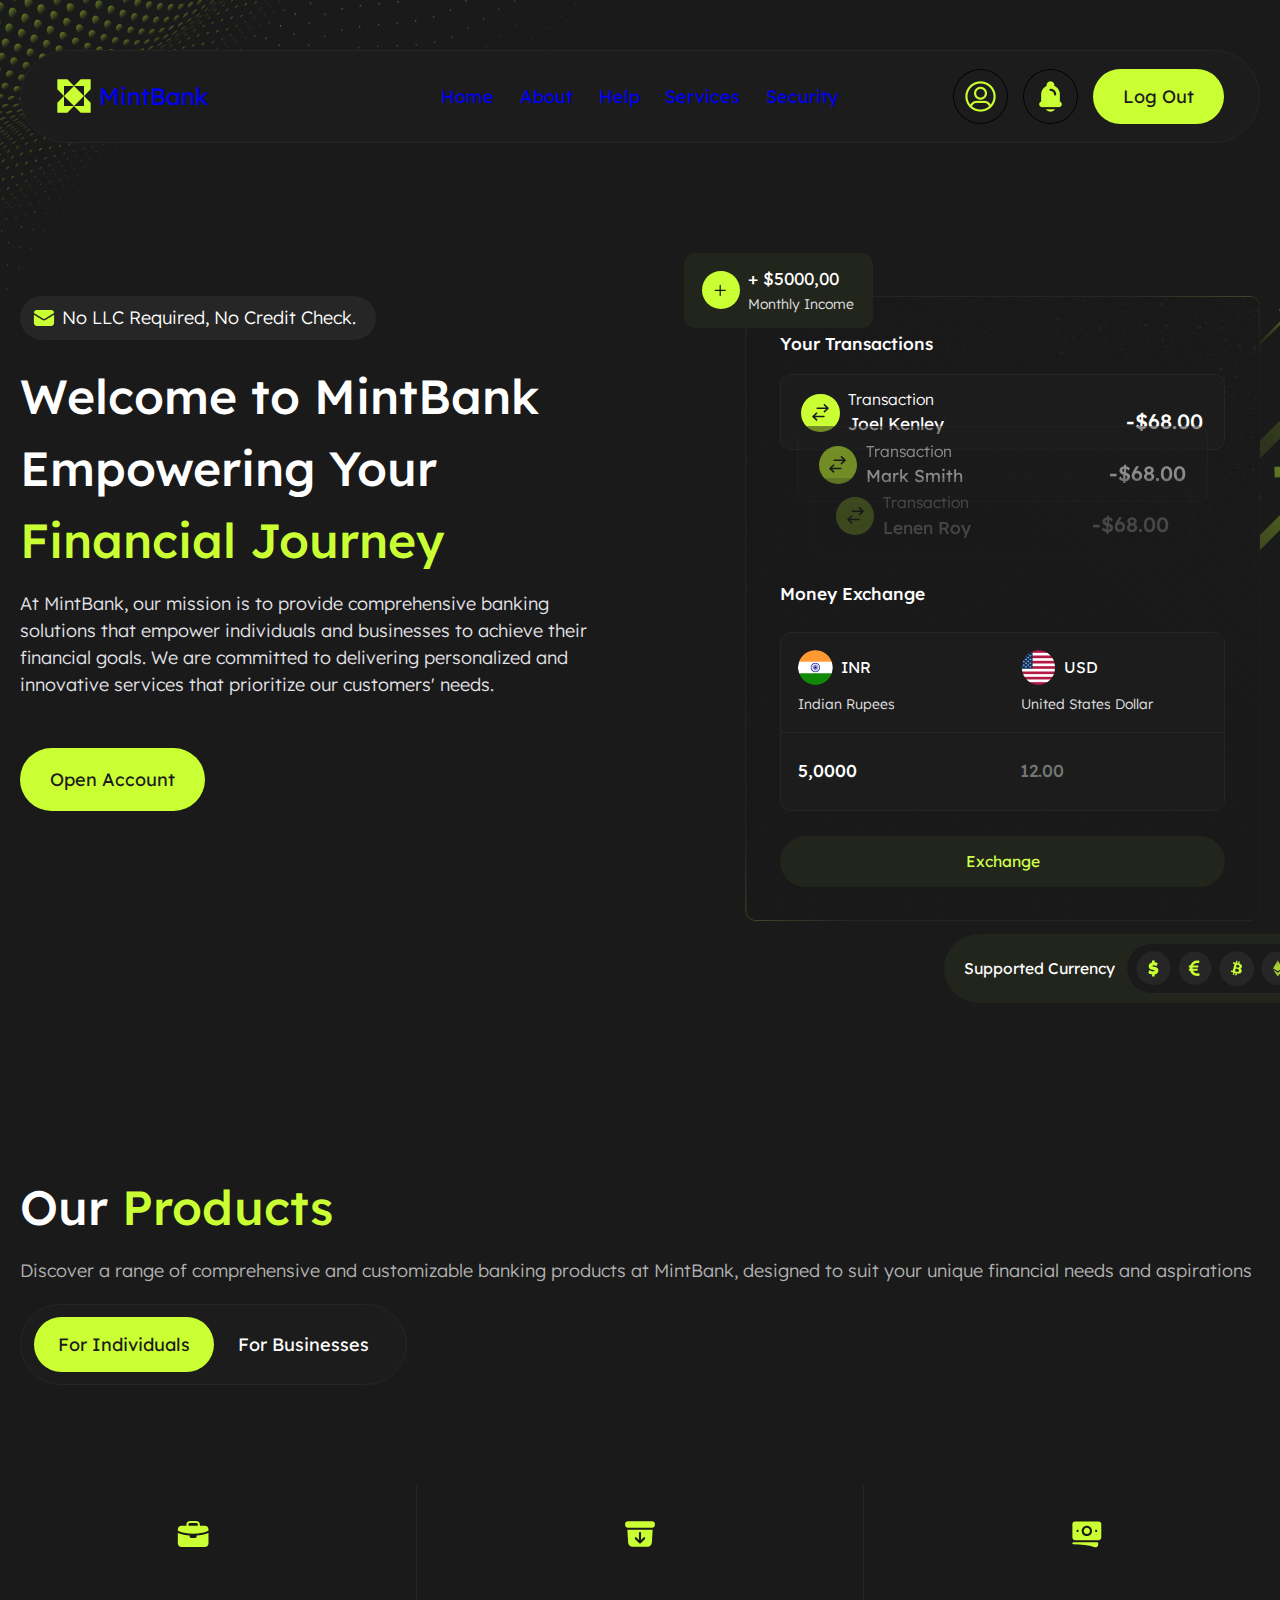
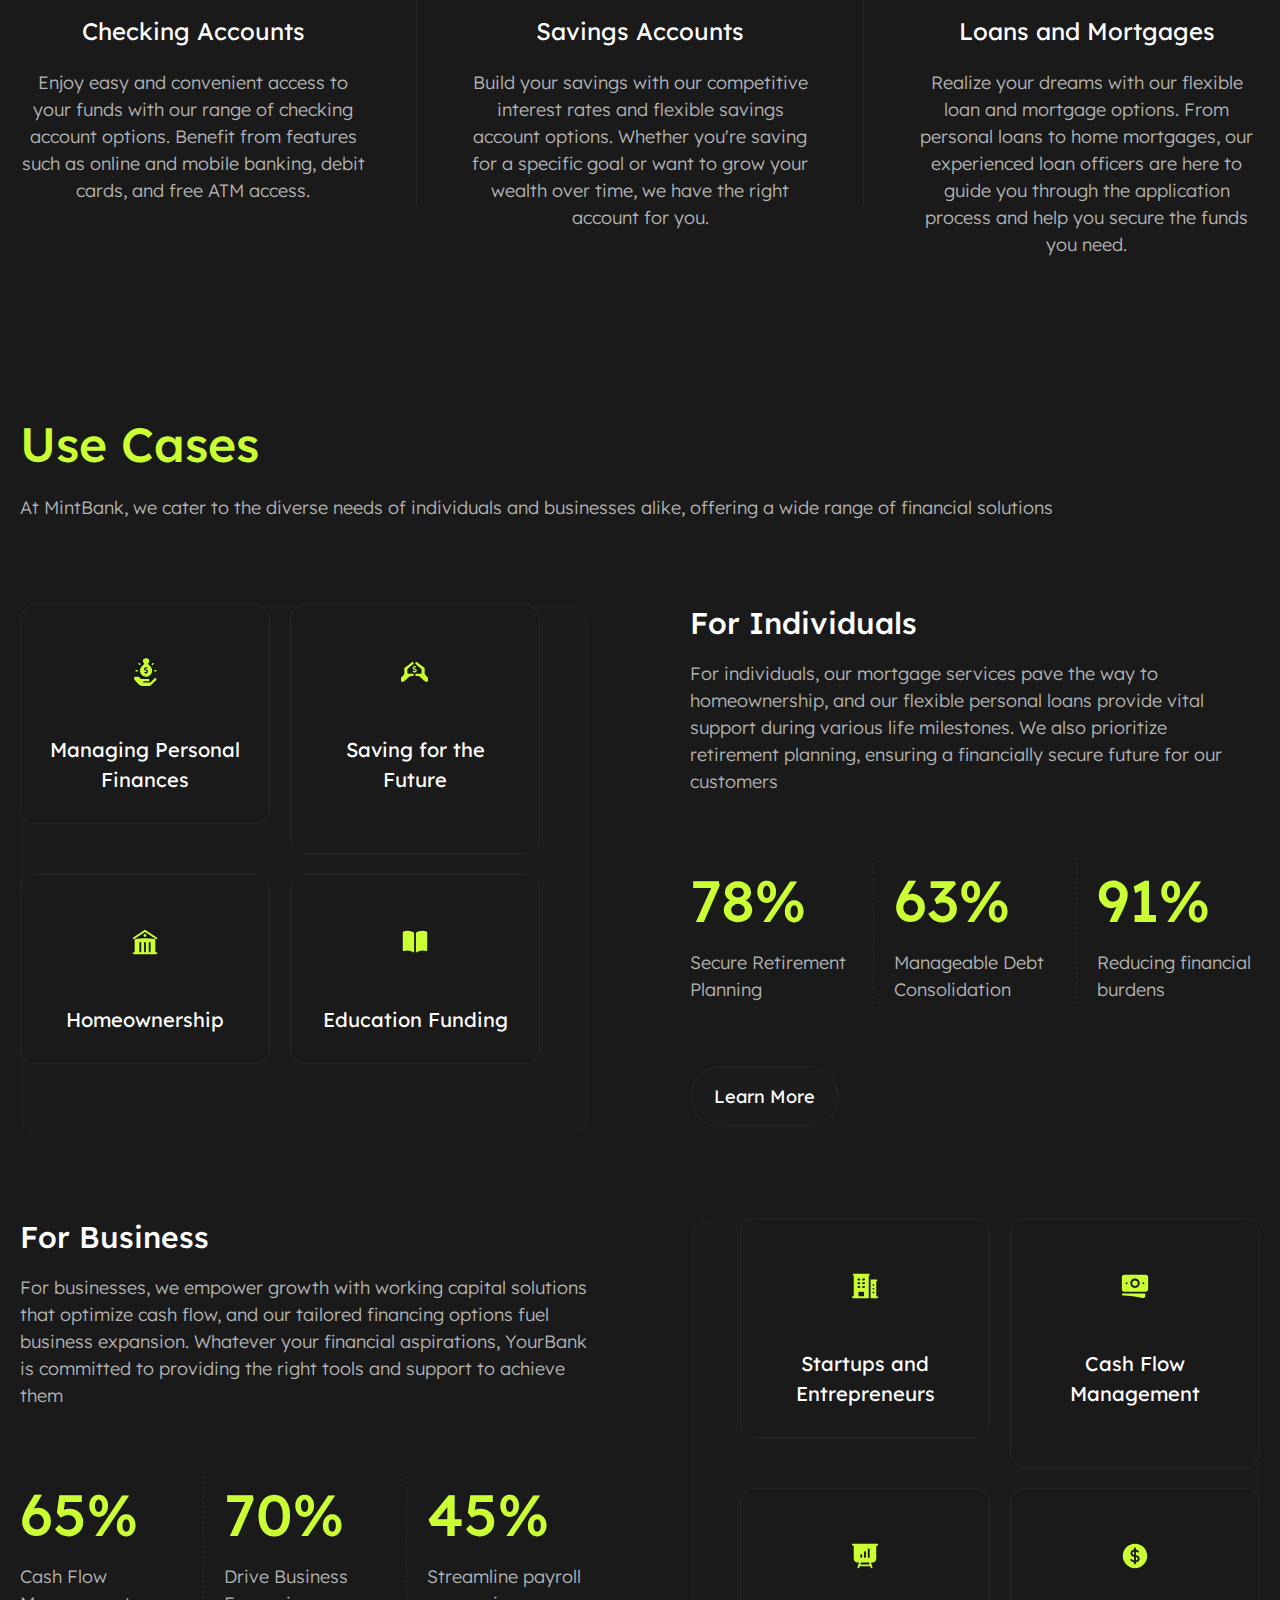
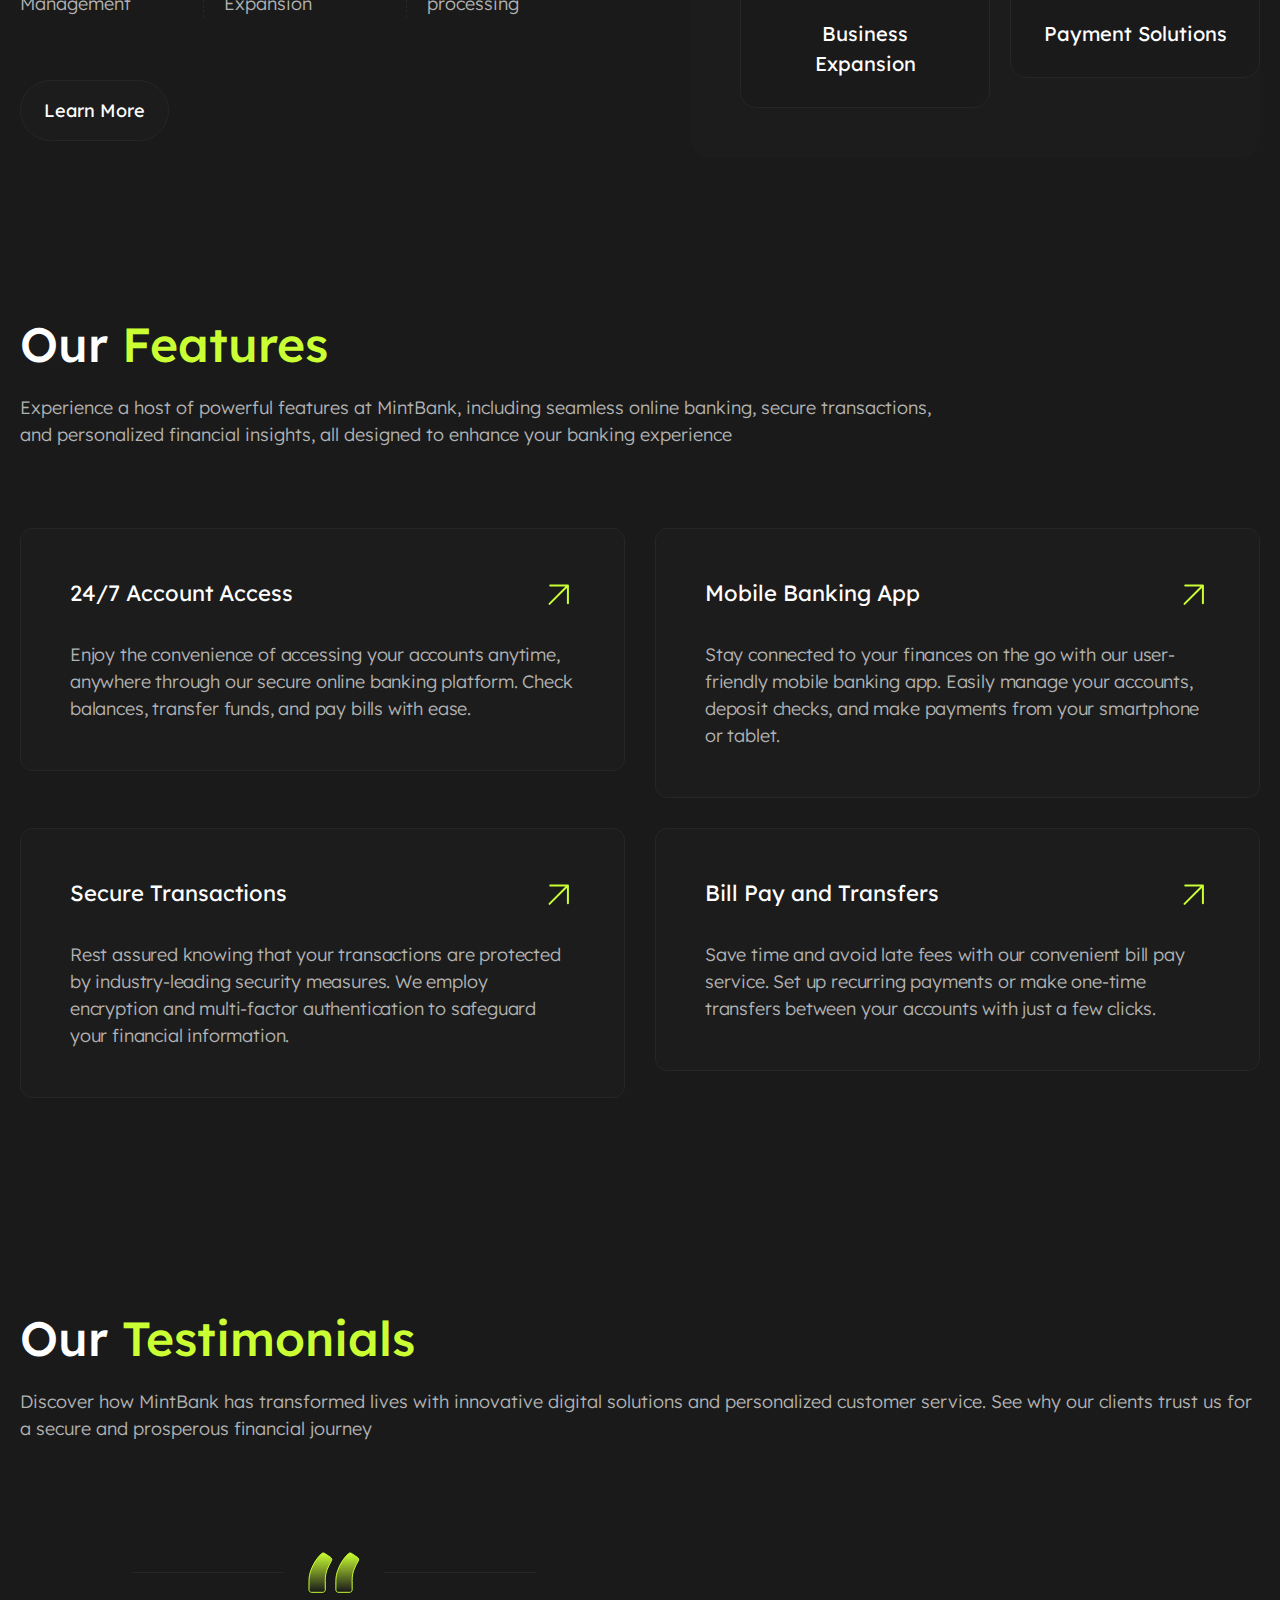
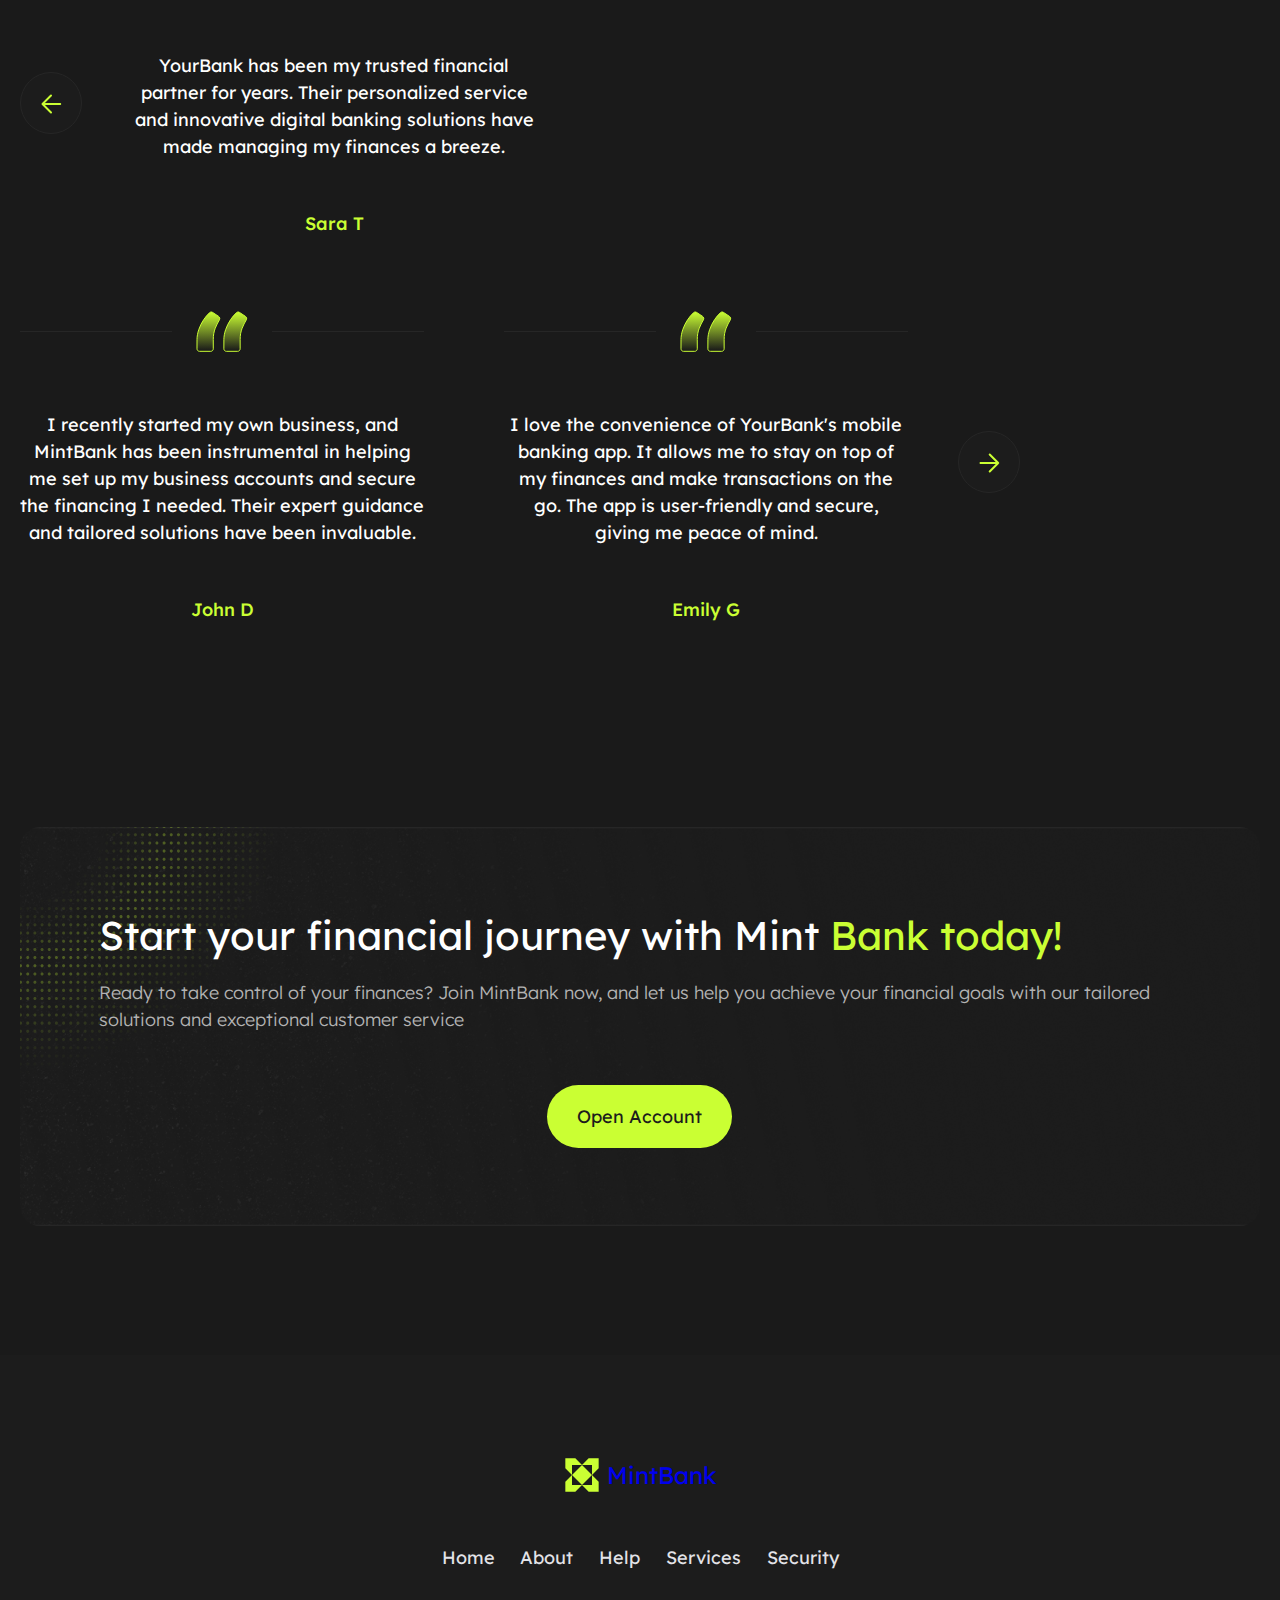
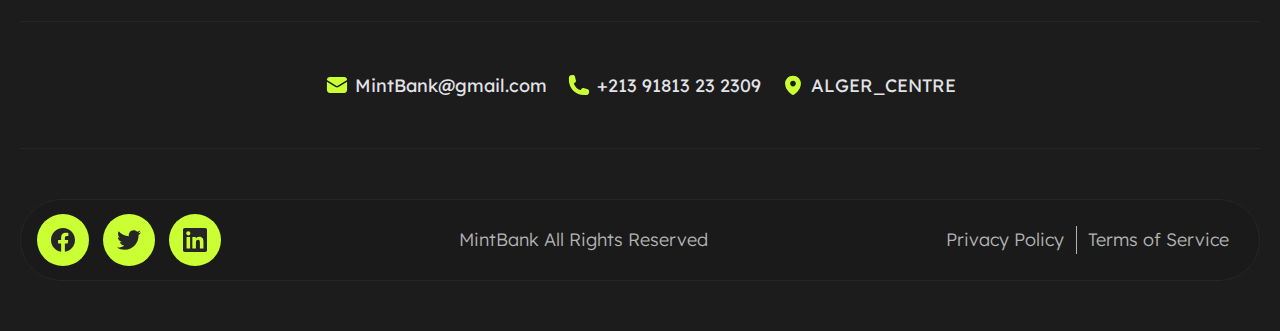
<file: index.html>
<!DOCTYPE html>
<html>
  <head>
    <meta charset="utf-8" />
    <meta name="viewport" content="initial-scale=1, width=device-width" />

    <link rel="stylesheet" href="./global.css" />
    <link rel="stylesheet" href="./index.css" />
    <link
      rel="stylesheet"
      href="https://fonts.googleapis.com/css2?family=Lexend:wght@300;400;500&display=swap"
    />
  </head>
  <body>
    <div class="home-page-wlog-desktop">
      <header class="navbar-w-account-wrapper">
        <div class="navbar-w-account">
          <div class="navbar-content">
            <a href="index.html"><div class="logo" id="logoContainer">
              <img
                class="shape-30-icon"
                loading="lazy"
                alt=""
                src="./public/shape30.svg"
              />

              <div class="mintbank">MintBank</div>
            </div> </a>
          </div>
          <nav class="main-navigation">
            <nav class="buttons-container">
              <a href="index.html"><div class="text-button" id="textButton10">Home</div> </a>
              <a href="index.html"><div class="text-button1" id="textButton11">About</div></a>
              <a href="index.html"><div class="text-button2" id="textButton12">Help</div></a>
              <a href="index.html"><div class="text-button3" id="textButton13">Services</div></a>
              <a href="index.html"><div class="text-button4" id="textButton14">Security</div></a>
            </nav>
          </nav>
          <div class="buttons-container1">
            
              <img
                  class="profile-icon"
                  loading="lazy"
                  alt=""
                  src="./public/profile@2x.png"
                  id="profileImage"
              /> 
          
          

            <img
              class="notification-icon"
              loading="lazy"
              alt=""
              src="./public/notification@2x.png"
              id="notificationImage"
            />

          <a href="index.html"> <button class="button">
              <div class="text">Log Out</div>
            </button> </a>
          </div>
        </div>
      </header>
      <img
        class="abstract-design-icon"
        alt=""
        src="./public/abstract-design@2x.png"
      />

      <section class="main-content">
        <div class="hero-content">
          <div class="container">
            <div class="sub-container">
              <div class="container1">
                <img class="icon" alt="" src="./public/icon.svg" />

                <div class="text1">No LLC Required, No Credit Check.</div>
              </div>
              <div class="text-container">
                <h1 class="heading">
                  <p class="welcome-to-mintbank">Welcome to MintBank</p>
                  <p class="empowering-your-financial-jour">
                    <span>Empowering Your </span>
                    <span class="financial-journey">Financial Journey</span>
                  </p>
                </h1>
                <div class="paragraph">
                  At MintBank, our mission is to provide comprehensive banking
                  solutions that empower individuals and businesses to achieve
                  their financial goals. We are committed to delivering
                  personalized and innovative services that prioritize our
                  customers' needs.
                </div>
              </div>
            </div>
          <a href="index.html"><button class="button1">
              <div class="action-call">Open Account</div>
            </button> </a>
          </div>
          <div class="abstract-design-parent">
            <img
              class="abstract-design-icon1"
              alt=""
              src="./public/abstract-design-1.svg"
            />

            <div class="container2">
              <div class="container3">
                <div class="stats-element">
                  <div class="icon-container">
                    <img class="icon1" alt="" src="./public/icon-1.svg" />
                  </div>
                </div>
                <div class="stats-details">
                  <div class="number">+ $5000,00</div>
                  <div class="data-label">Monthly Income</div>
                </div>
              </div>
              <div class="stats-highlight">
                <div class="sub-container1">
                  <div class="heading1">Your Transactions</div>
                  <div class="container4">
                    <div class="sub-container2">
                      <div class="container5">
                        <div class="sub-container3">
                          <img class="icon2" alt="" src="./public/icon-2.svg" />
                        </div>
                        <div class="text-container1">
                          <div class="heading2">Transaction</div>
                          <div class="specific-data">Joel Kenley</div>
                        </div>
                      </div>
                      <div class="number1">-$68.00</div>
                    </div>
                    <div class="sub-container4">
                      <div class="container6">
                        <div class="container7">
                          <div class="sub-container5">
                            <img
                              class="icon3"
                              alt=""
                              src="./public/icon-2.svg"
                            />
                          </div>
                          <div class="text-container2">
                            <div class="heading3">Transaction</div>
                            <div class="category-summary">Mark Smith</div>
                          </div>
                        </div>
                        <div class="number2">-$68.00</div>
                      </div>
                    </div>
                    <div class="sub-container6">
                      <div class="container8">
                        <div class="container9">
                          <div class="sub-container7">
                            <img
                              class="icon4"
                              alt=""
                              src="./public/icon-2.svg"
                            />
                          </div>
                          <div class="text-container3">
                            <div class="heading4">Transaction</div>
                            <div class="text2">Lenen Roy</div>
                          </div>
                        </div>
                        <div class="number3">-$68.00</div>
                      </div>
                    </div>
                  </div>
                </div>
              </div>
              <div class="features-content-parent">
                <div class="features-content">
                  <form class="heading-parent">
                    <div class="heading5">Money Exchange</div>
                    <div class="container10">
                      <div class="line"></div>
                      <div class="preview-cards">
                        <div class="container11">
                          <div class="preview-element">
                            <img
                              class="image-icon"
                              loading="lazy"
                              alt=""
                              src="./public/image@2x.png"
                            />

                            <div class="preview-caption">
                              <div class="highlight-summary">INR</div>
                            </div>
                          </div>
                          <div class="highlight-details">Indian Rupees</div>
                        </div>
                        <div class="container12">
                          <div class="image-parent">
                            <img
                              class="image-icon1"
                              alt=""
                              src="./public/image-1@2x.png"
                            />

                            <div class="text-wrapper">
                              <div class="text3">USD</div>
                            </div>
                          </div>
                          <div class="text4">United States Dollar</div>
                        </div>
                        <div class="line1"></div>
                      </div>
                      <div class="line2"></div>
                      <div class="highlights-list">
                        <div class="container13">
                          <div class="number4">5,0000</div>
                        </div>
                        <input
                          class="container14"
                          placeholder="12.00"
                          type="text"
                        />
                      </div>
                    </div>
                    <button class="button2">
                      <div class="text5">Exchange</div>
                    </button>
                  </form>
                </div>
                <div class="container15">
                  <div class="testimonial-intro">
                    <div class="heading6">Supported Currency</div>
                  </div>
                  <div class="sub-container8">
                    <img
                      class="icon5"
                      alt=""
                      src="./public/icon-5.svg"
                      id="icon"
                    />

                    <img
                      class="icon6"
                      alt=""
                      src="./public/icon-6.svg"
                      id="icon1"
                    />

                    <img
                      class="icon7"
                      alt=""
                      src="./public/icon-7@2x.png"
                      id="icon2"
                    />

                    <img
                      class="icon8"
                      alt=""
                      src="./public/icon-8.svg"
                      id="icon3"
                    />
                  </div>
                </div>
              </div>
            </div>
          </div>
        </div>
      </section>
      <div class="fade-out-left"></div>
      <section class="service-content-wrapper">
        <div class="service-content">
          <div class="sub-container9">
            <div class="text-container4">
              <h1 class="heading7">
                <span>Our </span>
                <span class="products">Products</span>
              </h1>
              <div class="paragraph1">
                Discover a range of comprehensive and customizable banking
                products at MintBank, designed to suit your unique financial
                needs and aspirations
              </div>
            </div>
            <div class="tabs">
              <button class="button3">
                <div class="navigation-label">For Individuals</div>
              </button>
              <div class="button4" id="buttonContainer">
                <div class="text6">For Businesses</div>
              </div>
            </div>
          </div>
          <div class="intro-content">
            <div class="container16">
              <div class="icon-container1">
                <button class="icon9">
                  <img class="icon10" alt="" src="./public/icon-9.svg" />
                </button>
              </div>
              <div class="text-container5">
                <div class="heading8">Checking Accounts</div>
                <div class="paragraph2">
                  Enjoy easy and convenient access to your funds with our range
                  of checking account options. Benefit from features such as
                  online and mobile banking, debit cards, and free ATM access.
                </div>
              </div>
            </div>
            <div class="step-sequence"></div>
            <div class="container17">
              <div class="icon-container2">
                <button class="icon11">
                  <img class="icon12" alt="" src="./public/icon-10.svg" />
                </button>
              </div>
              <div class="text-container6">
                <div class="heading9">Savings Accounts</div>
                <div class="paragraph3">
                  Build your savings with our competitive interest rates and
                  flexible savings account options. Whether you're saving for a
                  specific goal or want to grow your wealth over time, we have
                  the right account for you.
                </div>
              </div>
            </div>
            <div class="step-sequence1"></div>
            <div class="container18">
              <div class="icon-container3">
                <button class="icon13">
                  <img class="icon14" alt="" src="./public/icon-11.svg" />
                </button>
              </div>
              <div class="text-container7">
                <div class="heading10">Loans and Mortgages</div>
                <div class="paragraph4">
                  Realize your dreams with our flexible loan and mortgage
                  options. From personal loans to home mortgages, our
                  experienced loan officers are here to guide you through the
                  application process and help you secure the funds you need.
                </div>
              </div>
            </div>
          </div>
        </div>
      </section>
      <section class="second-stats-header-wrapper">
        <div class="second-stats-header">
          <div class="process-details">
            <h1 class="heading11">Use Cases</h1>
            <div class="paragraph5">
              At MintBank, we cater to the diverse needs of individuals and
              businesses alike, offering a wide range of financial solutions
            </div>
          </div>
          <div class="benefit-highlights">
            <div class="benefit-list">
              <div class="benefit-cards">
                <div class="sub-container-wrapper">
                  <div class="sub-container10">
                    <img
                      class="abstract-design-icon2"
                      alt=""
                      src="./public/abstract-design-2.svg"
                    />

                    <div class="container19">
                      <div class="card">
                        <div class="icon-container4">
                          <button class="icon15">
                            <img
                              class="icon16"
                              alt=""
                              src="./public/icon-12.svg"
                            />
                          </button>
                        </div>
                        <div class="text7">Managing Personal Finances</div>
                      </div>
                      <div class="card1">
                        <div class="icon-container5">
                          <button class="icon17">
                            <img
                              class="icon18"
                              alt=""
                              src="./public/icon-13.svg"
                            />
                          </button>
                        </div>
                        <div class="text8">Saving for the Future</div>
                      </div>
                    </div>
                    <div class="container20">
                      <div class="card2">
                        <div class="icon-container6">
                          <button class="icon19">
                            <img
                              class="icon20"
                              alt=""
                              src="./public/icon-14.svg"
                            />
                          </button>
                        </div>
                        <div class="text9">Homeownership</div>
                      </div>
                      <div class="card3">
                        <div class="icon-container7">
                          <button class="icon21">
                            <img
                              class="icon22"
                              alt=""
                              src="./public/icon-15.svg"
                            />
                          </button>
                        </div>
                        <div class="text10">Education Funding</div>
                      </div>
                    </div>
                  </div>
                </div>
                <div class="benefit-header-parent">
                  <div class="benefit-header">
                    <h2 class="heading12">For Business</h2>
                    <div class="paragraph6">
                      For businesses, we empower growth with working capital
                      solutions that optimize cash flow, and our tailored
                      financing options fuel business expansion. Whatever your
                      financial aspirations, YourBank is committed to providing
                      the right tools and support to achieve them
                    </div>
                  </div>
                  <div class="statistics-list">
                    <div class="card-container">
                      <div class="number5">65%</div>
                      <div class="stat-label">Cash Flow Management</div>
                    </div>
                    <div class="stat-item"></div>
                    <div class="number-parent">
                      <div class="number6">70%</div>
                      <div class="text11">Drive Business Expansion</div>
                    </div>
                    <div class="stat-item1"></div>
                    <div class="stat-items">
                      <div class="number7">45%</div>
                      <div class="text12">Streamline payroll processing</div>
                    </div>
                  </div>
                </div>
                <button class="button5">
                  <div class="text13">Learn More</div>
                </button>
              </div>
            </div>
            <div class="service-header-parent">
              <div class="service-header">
                <div class="service-intro">
                  <h2 class="heading13">For Individuals</h2>
                  <div class="paragraph7">
                    For individuals, our mortgage services pave the way to
                    homeownership, and our flexible personal loans provide vital
                    support during various life milestones. We also prioritize
                    retirement planning, ensuring a financially secure future
                    for our customers
                  </div>
                </div>
                <div class="stat-item2">
                  <div class="service-statistic-item">
                    <div class="number8">78%</div>
                    <div class="second-stat-label">
                      Secure Retirement Planning
                    </div>
                  </div>
                  <div class="second-stat-item"></div>
                  <div class="service-statistic-item1">
                    <div class="number9">63%</div>
                    <div class="text14">Manageable Debt Consolidation</div>
                  </div>
                  <div class="second-stat-item1"></div>
                  <div class="second-stat-items">
                    <div class="number10">91%</div>
                    <div class="text15">Reducing financial burdens</div>
                  </div>
                </div>
                <button class="button6">
                  <div class="text16">Learn More</div>
                </button>
              </div>
              <div class="sub-container11">
                <img
                  class="abstract-design-icon3"
                  alt=""
                  src="./public/abstract-design-3.svg"
                />

                <div class="container21">
                  <div class="card4">
                    <div class="icon-container8">
                      <button class="icon23">
                        <img class="icon24" alt="" src="./public/icon-16.svg" />
                      </button>
                    </div>
                    <div class="text17">Startups and Entrepreneurs</div>
                  </div>
                  <div class="card5">
                    <div class="icon-container9">
                      <button class="icon25">
                        <img class="icon26" alt="" src="./public/icon-17.svg" />
                      </button>
                    </div>
                    <div class="text18">Cash Flow Management</div>
                  </div>
                </div>
                <div class="container22">
                  <div class="card6">
                    <div class="icon-container10">
                      <button class="icon27">
                        <img class="icon28" alt="" src="./public/icon-18.svg" />
                      </button>
                    </div>
                    <div class="text19">Business Expansion</div>
                  </div>
                  <div class="card7">
                    <div class="icon-container11">
                      <button class="icon29">
                        <img class="icon30" alt="" src="./public/icon-19.svg" />
                      </button>
                    </div>
                    <div class="text20">Payment Solutions</div>
                  </div>
                </div>
              </div>
            </div>
          </div>
        </div>
      </section>
      <section class="container-wrapper">
        <div class="container23">
          <div class="text-container8">
            <h1 class="heading14">
              <span>Our</span>
              <span class="features"> Features</span>
            </h1>
            <div class="paragraph8">
              Experience a host of powerful features at MintBank, including
              seamless online banking, secure transactions, and personalized
              financial insights, all designed to enhance your banking
              experience
            </div>
          </div>
          <div class="container24">
            <div class="sub-container12">
              <div class="container25">
                <div class="card8">
                  <div class="container26">
                    <div class="heading15">24/7 Account Access</div>
                    <img
                      class="icon31"
                      alt=""
                      src="./public/icon-20.svg"
                      id="icon15"
                    />
                  </div>
                  <div class="paragraph9">
                    Enjoy the convenience of accessing your accounts anytime,
                    anywhere through our secure online banking platform. Check
                    balances, transfer funds, and pay bills with ease.
                  </div>
                </div>
                <div class="card9">
                  <div class="container27">
                    <div class="heading16">Mobile Banking App</div>
                    <img class="icon32" alt="" src="./public/icon-20.svg" />
                  </div>
                  <div class="paragraph10">
                    Stay connected to your finances on the go with our
                    user-friendly mobile banking app. Easily manage your
                    accounts, deposit checks, and make payments from your
                    smartphone or tablet.
                  </div>
                </div>
              </div>
              <div class="container28">
                <div class="card10">
                  <div class="container29">
                    <div class="heading17">Secure Transactions</div>
                    <img class="icon33" alt="" src="./public/icon-20.svg" />
                  </div>
                  <div class="paragraph11">
                    Rest assured knowing that your transactions are protected by
                    industry-leading security measures. We employ encryption and
                    multi-factor authentication to safeguard your financial
                    information.
                  </div>
                </div>
                <div class="card11">
                  <div class="container30">
                    <div class="heading18">Bill Pay and Transfers</div>
                    <img class="icon34" alt="" src="./public/icon-20.svg" />
                  </div>
                  <div class="paragraph12">
                    Save time and avoid late fees with our convenient bill pay
                    service. Set up recurring payments or make one-time
                    transfers between your accounts with just a few clicks.
                  </div>
                </div>
              </div>
            </div>
          </div>
        </div>
      </section>
      <section class="second-stats-intro-wrapper">
        <div class="second-stats-intro">
          <div class="benefit-content">
            <h1 class="heading19">
              <span>Our</span>
              <span class="testimonials"> Testimonials</span>
            </h1>
            <div class="paragraph13">
              Discover how MintBank has transformed lives with innovative
              digital solutions and personalized customer service. See why our
              clients trust us for a secure and prosperous financial journey
            </div>
          </div>
          <div class="team-members">
            <div class="button-wrapper">
              <button class="button7">
                <img class="icon35" alt="" src="./public/icon-24.svg" />
              </button>
            </div>
            <div class="member-info-wrapper">
              <div class="member-info">
                <div class="member-divider">
                  <div class="profile-progress-bar-wrapper">
                    <div class="profile-progress-bar"></div>
                  </div>
                  <img class="icon36" alt="" src="./public/icon-25.svg" />

                  <div class="line-wrapper">
                    <div class="line3"></div>
                  </div>
                </div>
                <div class="paragraph14">
                  YourBank has been my trusted financial partner for years.
                  Their personalized service and innovative digital banking
                  solutions have made managing my finances a breeze.
                </div>
                <div class="name">Sara T</div>
              </div>
            </div>
            <div class="member-pair">
              <div class="member-info-container">
                <div class="member-info1">
                  <div class="second-profile-icon-area">
                    <div class="benefit-grid">
                      <div class="second-profile-progress"></div>
                    </div>
                    <img class="icon37" alt="" src="./public/icon-25.svg" />

                    <div class="profile-status-bars">
                      <div class="line4"></div>
                    </div>
                  </div>
                  <div class="paragraph15">
                    I recently started my own business, and MintBank has been
                    instrumental in helping me set up my business accounts and
                    secure the financing I needed. Their expert guidance and
                    tailored solutions have been invaluable.
                  </div>
                  <div class="name1">John D</div>
                </div>
              </div>
              <div class="profile-details">
                <div class="profile-status">
                  <div class="profile-status-bars1">
                    <div class="second-profile-progress-bar"></div>
                  </div>
                  <img class="icon38" alt="" src="./public/icon-25.svg" />

                  <div class="profile-action-button">
                    <div class="line5"></div>
                  </div>
                </div>
                <div class="paragraph16">
                  I love the convenience of YourBank's mobile banking app. It
                  allows me to stay on top of my finances and make transactions
                  on the go. The app is user-friendly and secure, giving me
                  peace of mind.
                </div>
                <div class="name2">Emily G</div>
                <div class="fade-out-right"></div>
              </div>
            </div>
            <div class="button-container">
              <button class="button8">
                <img class="icon39" alt="" src="./public/icon-28.svg" />
              </button>
            </div>
          </div>
        </div>
      </section>
      <section class="cta-section-wrapper">
        <div class="cta-section">
          <div class="c-t-a-top">
            <div class="abstract-design-group">
              <img
                class="abstract-design-icon4"
                alt=""
                src="./public/abstract-design-4.svg"
              />

              <h1 class="heading20">
                <span>Start your financial journey with Mint</span>
                <span class="bank-today">Bank today!</span>
              </h1>
            </div>
            <div class="paragraph17">
              Ready to take control of your finances? Join MintBank now, and let
              us help you achieve your financial goals with our tailored
              solutions and exceptional customer service
            </div>
          </div>
          <div class="c-t-a-button-container">
            <button class="button9">
              <div class="text21">Open Account</div>
            </button>
          </div>
        </div>
      </section>
      <footer class="footer-section">
        <div class="footer-content">
          <a href="index.html"><div class="logo-container">
            <img class="shape-30-icon1" alt="" src="./public/shape30.svg" />

            <div class="mintbank-wrapper">
              <div class="mintbank1">MintBank</div>
            </div>
          </div> </a>
        </div>
        <div class="brand-container">
          <div class="footer-links">
            <div class="text-button5" id="textButton">Home</div>
            <div class="text-button6" id="textButton1">About</div>
            <div class="text-button7" id="textButton2">Help</div>
            <div class="text-button8">Services</div>
            <div class="text-button9">Security</div>
          </div>
        </div>
        <div class="line6"></div>
        <div class="links-container">
          <div class="social-media-links">
            <div class="button10">
              <div class="social-media-icons">
                <img class="icon40" alt="" src="./public/icon-29.svg" />
              </div>
              <div class="text-button10">MintBank@gmail.com</div>
            </div>
            <div class="button11">
              <div class="icon-wrapper">
                <img class="icon41" alt="" src="./public/icon-30.svg" />
              </div>
              <div class="text-button11">+213 91813 23 2309</div>
            </div>
            <div class="button12">
              <div class="icon-frame">
                <img class="icon42" alt="" src="./public/icon-31.svg" />
              </div>
              <div class="text-button12">ALGER_CENTRE</div>
            </div>
          </div>
        </div>
        <div class="line7"></div>
        <div class="container31">
          <div class="bottom-icons">
            <button class="button13">
              <img class="icon43" alt="" src="./public/icon-32.svg" />
            </button>
            <button class="button14">
              <img class="icon44" alt="" src="./public/icon-33.svg" />
            </button>
            <button class="button15">
              <img class="icon45" alt="" src="./public/icon-34.svg" />
            </button>
          </div>
          <div class="text-frame">
            <div class="text22">MintBank All Rights Reserved</div>
          </div>
          <div class="legal-links-wrapper">
            <div class="legal-links">
              <div class="text-button13">Privacy Policy</div>
              <div class="line8"></div>
              <div class="text-button14">Terms of Service</div>
            </div>
          </div>
        </div>
      </footer>
    </div>

    <script>
      var logoContainer = document.getElementById("logoContainer");
      if (logoContainer) {
        logoContainer.addEventListener("click", function (e) {
          //TODO: page
        });
      }
      
      var textButton10 = document.getElementById("textButton10");
      if (textButton10) {
        textButton10.addEventListener("click", function (e) {
          /* TODO: page
      
            */
        });
      }
      
      var textButton11 = document.getElementById("textButton11");
      if (textButton11) {
        textButton11.addEventListener("click", function (e) {
          //TODO: page
        });
      }
      
      var textButton12 = document.getElementById("textButton12");
      if (textButton12) {
        textButton12.addEventListener("click", function (e) {
          //TODO: page
        });
      }
      
      var textButton13 = document.getElementById("textButton13");
      if (textButton13) {
        textButton13.addEventListener("click", function (e) {
          //TODO: page
        });
      }
      
      var textButton14 = document.getElementById("textButton14");
      if (textButton14) {
        textButton14.addEventListener("click", function (e) {
          //TODO: page
        });
      }
      
      var profileImage = document.getElementById("profileImage");
      if (profileImage) {
        profileImage.addEventListener("click", function (e) {
          window.location.href = 'index.html';
        });
      }
      
      var notificationImage = document.getElementById("notificationImage");
      if (notificationImage) {
        notificationImage.addEventListener("click", function (e) {
          //TODO: drawer
        });
      }
      
      var icon = document.getElementById("icon");
      if (icon) {
        icon.addEventListener("click", function (e) {
          //TODO: currecny
        });
      }
      
      var icon1 = document.getElementById("icon1");
      if (icon1) {
        icon1.addEventListener("click", function (e) {
          //TODO: currecny
        });
      }
      
      var icon2 = document.getElementById("icon2");
      if (icon2) {
        icon2.addEventListener("click", function (e) {
          //TODO: currecny
        });
      }
      
      var icon3 = document.getElementById("icon3");
      if (icon3) {
        icon3.addEventListener("click", function (e) {
          //TODO: currecny
        });
      }
      
      var buttonContainer = document.getElementById("buttonContainer");
      if (buttonContainer) {
        buttonContainer.addEventListener("click", function (e) {
          //TODO: warp
        });
      }
      
      var icon15 = document.getElementById("icon15");
      if (icon15) {
        icon15.addEventListener("click", function () {
          window.open("http://google.com");
        });
      }
      
      var textButton = document.getElementById("textButton");
      if (textButton) {
        textButton.addEventListener("click", function (e) {
          //TODO: page
        });
      }
      
      var textButton1 = document.getElementById("textButton1");
      if (textButton1) {
        textButton1.addEventListener("click", function (e) {
          //TODO: dd
        });
      }
      
      var textButton2 = document.getElementById("textButton2");
      if (textButton2) {
        textButton2.addEventListener("click", function (e) {
          //TODO: ff
        });
      }
      </script>
  </body>
</html>
</file>
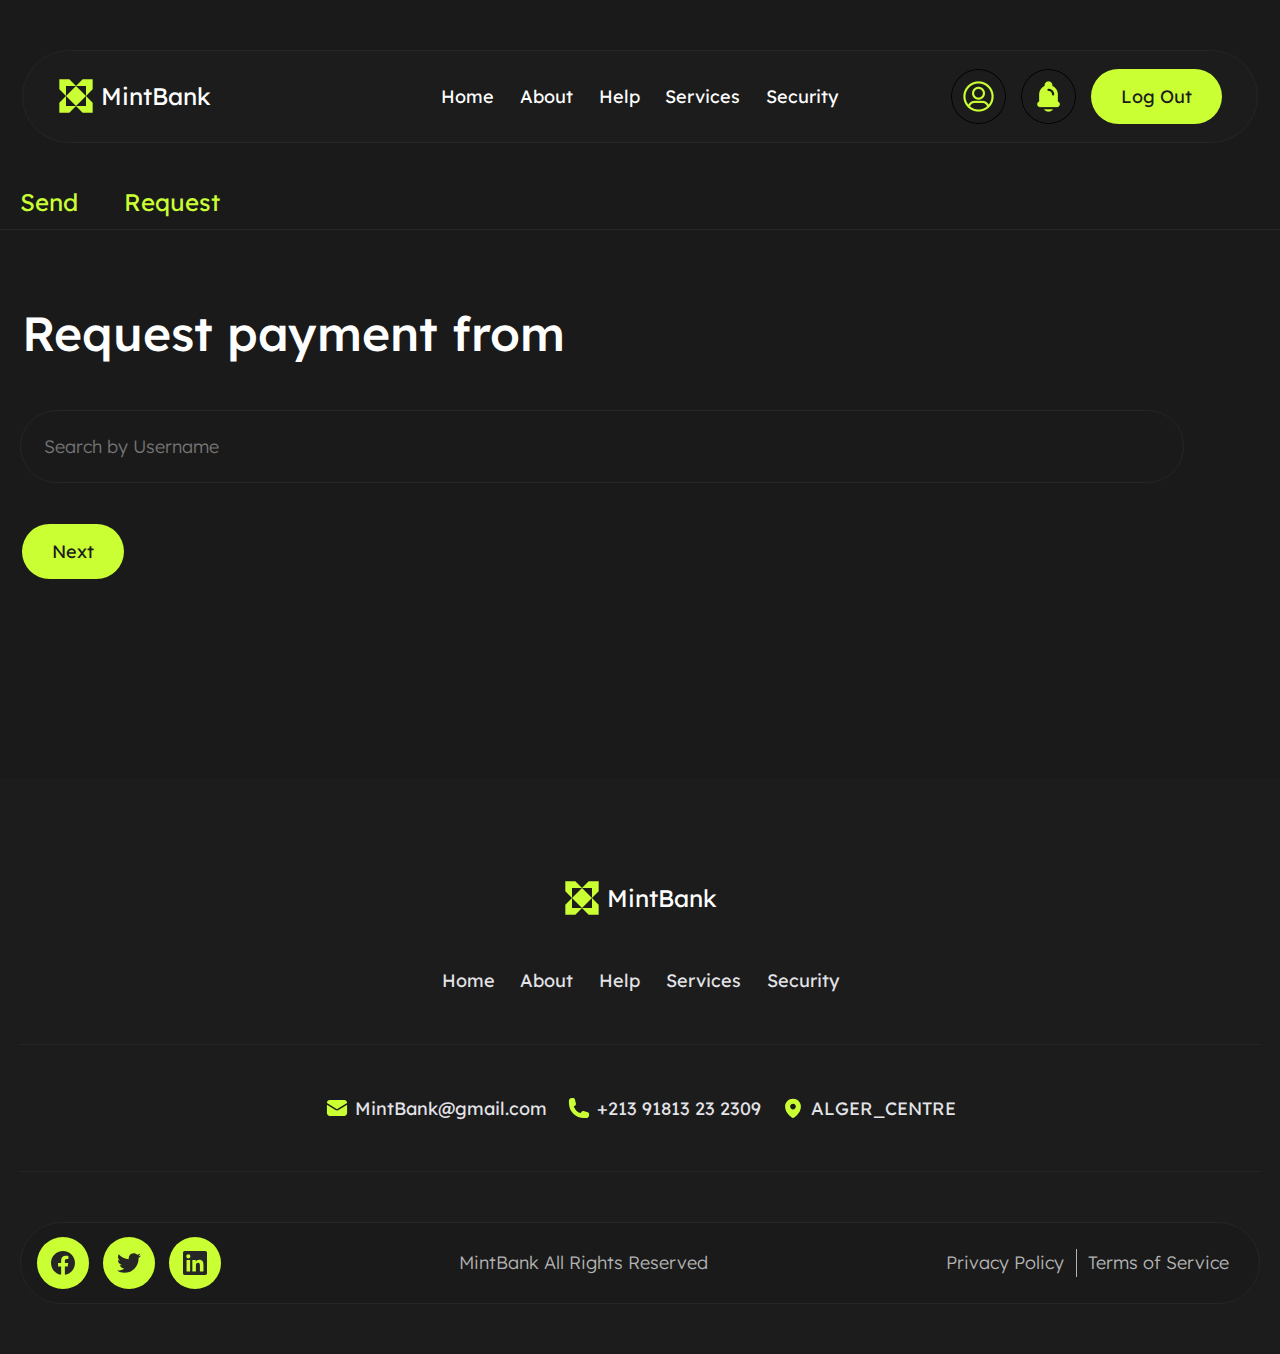
<file: send-and-request-r-desktop.html>
<!DOCTYPE html>
<html>
  <head>
    <meta charset="utf-8" />
    <meta name="viewport" content="initial-scale=1, width=device-width" />

    <link rel="stylesheet" href="./global.css" />
    <link rel="stylesheet" href="./send-and-request-r-desktop.css" />
    <link
      rel="stylesheet"
      href="https://fonts.googleapis.com/css2?family=Lexend:wght@300;400;500&display=swap"
    />
  </head>
  <body>
    <div class="send-and-request-r-desktop">
      <header class="main-content">
        <div class="primary-container">
          <div class="content-area">
            <nav class="navbar-w-account">
              <div class="body-wrapper">
                <div class="shape-30-parent" id="frameContainer">
                  <img
                    class="shape-30-icon"
                    loading="lazy"
                    alt=""
                    src="./public/shape30.svg"
                  />

                  <div class="sidebar">
                    <div class="mintbank">MintBank</div>
                  </div>
                </div>
              </div>
              <nav class="header">
                <nav class="action-buttons">
                  <div class="text-button" id="textButton">Home</div>
                  <div class="text-button1" id="textButton1">About</div>
                  <div class="text-button2">Help</div>
                  <div class="text-button3">Services</div>
                  <div class="text-button4">Security</div>
                </nav>
              </nav>
              <div class="user-info">
                <img
                  class="profile-icon"
                  loading="lazy"
                  alt=""
                  src="./public/profile@2x.png"
                  id="profileImage"
                />

                <img
                  class="notification-icon"
                  loading="lazy"
                  alt=""
                  src="./public/notification@2x.png"
                  id="notificationImage"
                />

                <button class="button">
                  <div class="action-label">Log Out</div>
                </button>
              </div>
            </nav>
          </div>
          <div class="secondary-actions">
            <div class="text-button5" id="textButton5">Send</div>
            <div class="text-button6" id="textButton6">Request</div>
          </div>
        </div>
      </header>
      <div class="divider">
        <div class="line-wrapper">
          <div class="line"></div>
        </div>
        <div class="dividers"></div>
      </div>
      <section class="form-container">
        <div class="form-wrapper">
          <div class="form-elements">
            <h1 class="heading">Request payment from</h1>
          </div>
          <div class="input-field">
            <input
              class="field-label"
              placeholder="Search by Username "
              type="text"
            />
          </div>
          <div class="submit-button-wrapper">
            <button class="button1">
              <div class="action-button-label">Next</div>
            </button>
          </div>
        </div>
      </section>
      <section class="footer-section">
        <div class="footer-content">
          <div class="logo-area">
            <img class="shape-30-icon1" alt="" src="./public/shape30.svg" />

            <div class="footer-logo">
              <div class="mintbank1">MintBank</div>
            </div>
          </div>
        </div>
        <div class="footer-links">
          <div class="text-button-parent">
            <div class="text-button7" id="textButton7">Home</div>
            <div class="text-button8">About</div>
            <div class="text-button9">Help</div>
            <div class="text-button10">Services</div>
            <div class="text-button11">Security</div>
          </div>
        </div>
        <div class="footer-divider"></div>
        <div class="footer-actions">
          <div class="button-parent">
            <div class="button2">
              <div class="icon-wrapper">
                <img class="icon" alt="" src="./public/icon.svg" />
              </div>
              <div class="text-button12">MintBank@gmail.com</div>
            </div>
            <div class="button3">
              <div class="icon-container">
                <img class="icon1" alt="" src="./public/icon1.svg" />
              </div>
              <div class="text-button13">+213 91813 23 2309</div>
            </div>
            <div class="button4">
              <div class="icon-frame">
                <img class="icon2" alt="" src="./public/icon2.svg" />
              </div>
              <div class="text-button14">ALGER_CENTRE</div>
            </div>
          </div>
        </div>
        <div class="footer-divider1"></div>
        <div class="container">
          <div class="mobile-action-trio">
            <div class="button5">
              <img class="icon3" alt="" src="./public/icon3.svg" />
            </div>
            <div class="button6">
              <img class="icon4" alt="" src="./public/icon4.svg" />
            </div>
            <div class="button7">
              <img class="icon5" alt="" src="./public/icon5.svg" />
            </div>
          </div>
          <div class="copyright">
            <div class="text">MintBank All Rights Reserved</div>
          </div>
          <div class="footer-info">
            <div class="info-links">
              <div class="text-button15">Privacy Policy</div>
              <div class="link-divider"></div>
              <div class="text-button16">Terms of Service</div>
            </div>
          </div>
        </div>
      </section>
    </div>

    <script>
      var frameContainer = document.getElementById("frameContainer");
      if (frameContainer) {
        frameContainer.addEventListener("click", function (e) {
          //TODO: page
        });
      }
      
      var textButton = document.getElementById("textButton");
      if (textButton) {
        textButton.addEventListener("click", function (e) {
          //TODO: page
        });
      }
      
      var textButton1 = document.getElementById("textButton1");
      if (textButton1) {
        textButton1.addEventListener("click", function (e) {
          //TODO: page
        });
      }
      
      var profileImage = document.getElementById("profileImage");
      if (profileImage) {
        profileImage.addEventListener("click", function (e) {
          //TODO: profile
        });
      }
      
      var notificationImage = document.getElementById("notificationImage");
      if (notificationImage) {
        notificationImage.addEventListener("click", function (e) {
          //TODO: drawer
        });
      }
      
      var textButton5 = document.getElementById("textButton5");
      if (textButton5) {
        textButton5.addEventListener("click", function (e) {
          //TODO: send
        });
      }
      
      var textButton6 = document.getElementById("textButton6");
      if (textButton6) {
        textButton6.addEventListener("click", function (e) {
          //TODO: request
        });
      }
      
      var textButton7 = document.getElementById("textButton7");
      if (textButton7) {
        textButton7.addEventListener("click", function (e) {
          //TODO: page
        });
      }
      </script>
  </body>
</html>
</file>
<file: global.css>
body {
  margin: 0;
  line-height: normal;
}

:root {
  /* fonts */
  --font-lexend: Lexend;

  /* font sizes */
  --font-size-lg: 18px;
  --font-size-5xl: 24px;
  --font-size-lgi: 19px;
  --font-size-29xl: 48px;
  --font-size-19xl: 38px;
  --font-size-10xl: 29px;
  --font-size-3xl: 22px;
  --font-size-xl: 20px;
  --font-size-base: 16px;
  --font-size-39xl: 58px;
  --font-size-27xl: 46px;
  --font-size-16xl: 35px;
  --font-size-11xl: 30px;
  --font-size-base-6: 15.6px;
  --font-size-mid-3: 17.3px;
  --font-size-sm-9: 13.9px;
  --font-size-xl-8: 20.8px;
  --font-size-mid: 17px;

  /* Colors */
  --grey-15: #262626;
  --color-gray-100: #22251b;
  --grey-11: #1c1c1c;
  --grey-10: #1a1a1a;
  --color-gray-200: rgba(255, 255, 255, 0.05);
  --grey-shades-70: #b3b3b3;
  --green-65: #d1ff4d;
  --green-60: #caff33;
  --color-greenyellow-100: #b0e61a;
  --color-greenyellow-200: rgba(202, 255, 51, 0.2);
  --white-shades-90: #e3e3e8;
  --absolute-white: #fff;
  --grey-35: #59595a;
  --color-dimgray-100: #595959;
  --color-dimgray-200: #4f4f4f;
  --grey-20: #333;
  --grey-75: #bfbfbf;

  /* Gaps */
  --gap-30xl-7: 49.7px;
  --gap-6xl: 25px;
  --gap-xl: 20px;
  --gap-xs-5: 11.5px;
  --gap-sm: 14px;
  --gap-7xs: 6px;
  --gap-8xs-2: 4.2px;
  --gap-67xl: 86px;
  --gap-24xl: 43px;
  --gap-2xl: 21px;
  --gap-31xl: 50px;
  --gap-10xs: 3px;
  --gap-61xl: 80px;
  --gap-21xl: 40px;
  --gap-11xl: 30px;
  --gap-mini: 15px;
  --gap-3xs: 10px;
  --gap-81xl: 100px;
  --gap-5xl: 24px;
  --gap-43xl: 62px;
  --gap-12xl: 31px;
  --gap-8xs: 5px;
  --gap-4xs-7: 8.7px;
  --gap-22xl: 41px;
  --gap-18xl: 37px;
  --gap-34xl: 53px;
  --gap-7xl: 26px;

  /* Paddings */
  --padding-31xl: 50px;
  --padding-80xl-5: 99.5px;
  --padding-xl: 20px;
  --padding-46xl: 65px;
  --padding-13xl: 32px;
  --padding-sm: 14px;
  --padding-11xl: 30px;
  --padding-base: 16px;
  --padding-smi-5: 12.5px;
  --padding-11xs-5: 1.5px;
  --padding-11xs: 2px;
  --padding-59xl: 78px;
  --padding-60xl: 79px;
  --padding-21xl: 40px;
  --padding-lg: 18px;
  --padding-125xl: 144px;
  --padding-smi: 13px;
  --padding-58xl: 77px;
  --padding-10xl: 29px;
  --padding-56xl: 75px;
  --padding-30xl: 49px;
  --padding-29xl: 48px;
  --padding-5xl: 24px;
  --padding-2xl: 21px;
  --padding-6xl: 25px;
  --padding-9xl: 28px;
  --padding-3xs: 10px;
  --padding-39xl: 58px;
  --padding-4xl: 23px;
  --padding-xs: 12px;
  --padding-15xl-7: 34.7px;
  --padding-15xl-6: 34.6px;
  --padding-4xs-7: 8.7px;
  --padding-4xs-6: 8.6px;
  --padding-xl-8: 20.8px;
  --padding-6xs: 7px;
  --padding-sm-8: 13.8px;
  --padding-sm-9: 13.9px;
  --padding-7xl: 26px;
  --padding-mid-3: 17.3px;
  --padding-7xs-8: 5.8px;
  --padding-xl-9: 20.9px;
  --padding-4xs: 9px;
  --padding-16xl: 35px;
  --padding-14xl: 33px;
  --padding-3xl: 22px;
  --padding-79xl: 98px;
  --padding-45xl: 64px;
  --padding-23xl: 42px;
  --padding-75xl: 94px;
  --padding-28xl: 47px;
  --padding-lgi: 19px;
  --padding-82xl: 101px;
  --padding-19xl: 38px;

  /* Border radiuses */
  --br-81xl: 100px;
  --br-7xs: 6px;
  --br-xl: 20px;
  --br-63xl: 82px;
  --br-xs: 12px;
  --br-base: 16px;
  --br-51xl: 70px;
  --br-31xl: 50px;
  --br-121xl: 140px;
  --br-2xs-4: 10.4px;
  --br-27xl: 46px;
  --br-169xl: 188px;
  --br-69xl: 88px;
  --br-44xl: 63px;
}
</file>
<file: index.css>
.mintbank,
.shape-30-icon {
  position: relative;
  flex-shrink: 0;
  debug_commit: 1de1738;
}
.shape-30-icon {
  margin-top: -2px;
  height: 40px;
  width: 40px;
  mix-blend-mode: normal;
}
.mintbank {
  flex: 1;
  line-height: 150%;
  display: inline-block;
  min-width: 111.7px;
  white-space: nowrap;
}
.logo,
.navbar-content {
  display: flex;
  align-items: flex-start;
  justify-content: flex-start;
  box-sizing: border-box;
}
.logo {
  width: 155.8px;
  height: 40px;
  flex-direction: row;
  padding: var(--padding-11xs-5) 0 0.5px;
  gap: var(--gap-8xs-2);
  cursor: pointer;
}
.navbar-content {
  width: 272px;
  flex-direction: column;
  padding: 7.5px 0 0;
}
.text-button,
.text-button1,
.text-button2,
.text-button3,
.text-button4 {
  position: relative;
  line-height: 150%;
  display: inline-block;
  min-width: 52px;
  cursor: pointer;
}
.text-button1,
.text-button2,
.text-button3,
.text-button4 {
  min-width: 53px;
}
.text-button2,
.text-button3,
.text-button4 {
  min-width: 41px;
}
.text-button3,
.text-button4 {
  min-width: 75px;
}
.text-button4 {
  min-width: 72px;
}
.buttons-container,
.main-navigation {
  margin: 0;
  display: flex;
  align-items: flex-start;
}
.buttons-container {
  align-self: stretch;
  flex-direction: row;
  justify-content: space-between;
  gap: var(--gap-xl);
  text-align: left;
  font-size: var(--font-size-lg);
  color: var(--absolute-white);
  font-family: var(--font-lexend);
}
.main-navigation {
  width: 397px;
  flex-direction: column;
  justify-content: flex-start;
  padding: var(--padding-sm) 0 0;
  box-sizing: border-box;
  max-width: 100%;
}
.notification-icon,
.profile-icon {
  height: 55px;
  width: 55px;
  position: relative;
  border-radius: var(--br-169xl);
  object-fit: cover;
  min-height: 55px;
  cursor: pointer;
}
.text {
  position: relative;
  font-size: var(--font-size-lg);
  line-height: 150%;
  font-family: var(--font-lexend);
  color: var(--grey-11);
  text-align: left;
  display: inline-block;
  min-width: 71px;
}
.button,
.buttons-container1 {
  display: flex;
  flex-direction: row;
  align-items: flex-start;
  justify-content: flex-start;
}
.button {
  cursor: pointer;
  border: 0;
  padding: var(--padding-sm) var(--padding-11xl);
  background-color: var(--green-60);
  border-radius: var(--br-63xl);
  white-space: nowrap;
}
.button1:hover,
.button:hover {
  background-color: var(--color-greenyellow-100);
}
.buttons-container1 {
  gap: var(--gap-mini);
}
.navbar-w-account,
.navbar-w-account-wrapper {
  display: flex;
  flex-direction: row;
  align-items: flex-start;
  box-sizing: border-box;
  max-width: 100%;
}
.navbar-w-account {
  width: 1596px;
  border-radius: var(--br-81xl);
  background-color: var(--grey-11);
  border: 1px solid var(--grey-15);
  justify-content: space-between;
  padding: var(--padding-lg) 35px var(--padding-lg) 33px;
  gap: var(--gap-xl);
  z-index: 2;
}
.navbar-w-account-wrapper {
  align-self: stretch;
  justify-content: center;
  padding: 0 var(--padding-xl) var(--padding-5xl);
  text-align: center;
  font-size: var(--font-size-5xl);
  color: var(--absolute-white);
  font-family: var(--font-lexend);
}
.abstract-design-icon {
  width: 759px;
  height: 610.8px;
  position: absolute;
  margin: 0 !important;
  top: -112px;
  left: -70px;
  object-fit: contain;
  z-index: 1;
}
.icon,
.text1 {
  position: relative;
}
.icon {
  height: 24px;
  width: 24px;
  overflow: hidden;
  flex-shrink: 0;
  min-height: 24px;
}
.text1 {
  line-height: 24px;
  font-weight: 300;
}
.container1 {
  border-radius: 61px;
  background-color: var(--grey-15);
  display: flex;
  flex-direction: row;
  align-items: center;
  justify-content: flex-start;
  padding: var(--padding-3xs) var(--padding-xl) var(--padding-3xs)
    var(--padding-xs);
  box-sizing: border-box;
  gap: var(--gap-7xs);
  white-space: nowrap;
  max-width: 100%;
}
.welcome-to-mintbank {
  margin: 0;
}
.financial-journey {
  color: var(--green-60);
}
.empowering-your-financial-jour {
  margin: 0;
}
.heading,
.paragraph {
  align-self: stretch;
  position: relative;
  line-height: 150%;
}
.heading {
  margin: 0;
  font-size: inherit;
  font-weight: 500;
  font-family: inherit;
}
.paragraph {
  font-size: var(--font-size-lg);
  font-weight: 300;
  color: var(--white-shades-90);
}
.sub-container,
.text-container {
  align-self: stretch;
  display: flex;
  flex-direction: column;
  align-items: flex-start;
  justify-content: flex-start;
}
.text-container {
  gap: var(--gap-sm);
  font-size: var(--font-size-29xl);
}
.sub-container {
  gap: var(--gap-xl);
  max-width: 100%;
}
.action-call {
  position: relative;
  font-size: var(--font-size-lg);
  line-height: 150%;
  font-family: var(--font-lexend);
  color: var(--grey-11);
  text-align: left;
  display: inline-block;
  min-width: 123px;
}
.button1,
.container {
  display: flex;
  justify-content: flex-start;
}
.button1 {
  cursor: pointer;
  border: 0;
  padding: var(--padding-lg) var(--padding-11xl);
  background-color: var(--green-60);
  border-radius: var(--br-63xl);
  flex-direction: row;
  align-items: center;
  white-space: nowrap;
}
.container {
  flex: 1;
  flex-direction: column;
  align-items: flex-start;
  gap: var(--gap-31xl);
  min-width: 537px;
  max-width: 100%;
}
.abstract-design-icon1 {
  height: 382.7px;
  width: 417.9px;
  position: absolute;
  margin: 0 !important;
  top: 10px;
  right: -186.9px;
}
.icon1 {
  height: 20.8px;
  width: 20.8px;
  position: relative;
  overflow: hidden;
  flex-shrink: 0;
}
.icon-container,
.stats-element {
  display: flex;
  align-items: flex-start;
  justify-content: flex-start;
}
.icon-container {
  width: 38.1px;
  height: 38.1px;
  border-radius: 45.95px;
  background-color: var(--green-60);
  flex-direction: row;
  padding: var(--padding-4xs-7) var(--padding-4xs) var(--padding-4xs-7)
    var(--padding-4xs-7);
  box-sizing: border-box;
}
.stats-element {
  flex-direction: column;
  padding: 4.9px 0 0;
}
.number {
  align-self: stretch;
  position: relative;
  line-height: 26px;
}
.data-label {
  position: relative;
  font-size: var(--font-size-sm-9);
  line-height: 21px;
  font-weight: 300;
  color: var(--white-shades-90);
  display: inline-block;
  min-width: 107px;
}
.container3,
.stats-details {
  display: flex;
  align-items: flex-start;
  justify-content: flex-start;
}
.stats-details {
  flex: 1;
  flex-direction: column;
  gap: 0.9px;
}
.container3 {
  margin-top: -78.10000000000036px;
  margin-left: -95.40000000000146px;
  width: 188.5px;
  border-radius: var(--br-2xs-4);
  background-color: var(--color-gray-100);
  flex-direction: row;
  padding: var(--padding-sm-9) var(--padding-mid-3) var(--padding-sm-8);
  box-sizing: border-box;
  gap: var(--gap-4xs-7);
  flex-shrink: 0;
  debug_commit: 1de1738;
}
.heading1 {
  align-self: stretch;
  position: relative;
  line-height: 26px;
  font-weight: 500;
}
.icon2 {
  height: 20.8px;
  width: 20.8px;
  position: relative;
  overflow: hidden;
  flex-shrink: 0;
}
.sub-container3 {
  height: 38.1px;
  width: 38.1px;
  border-radius: 45.95px;
  background-color: var(--green-60);
  display: flex;
  flex-direction: row;
  align-items: flex-start;
  justify-content: flex-start;
  padding: var(--padding-4xs-7) var(--padding-4xs) var(--padding-4xs-6)
    var(--padding-4xs-6);
  box-sizing: border-box;
}
.heading2,
.specific-data {
  position: relative;
  display: inline-block;
}
.heading2 {
  line-height: 150%;
  font-weight: 300;
  min-width: 86px;
}
.specific-data {
  font-size: var(--font-size-mid-3);
  line-height: 26px;
  min-width: 97px;
}
.container5,
.text-container1 {
  display: flex;
  flex-direction: column;
  align-items: flex-start;
  justify-content: flex-start;
}
.container5 {
  flex-direction: row;
  align-items: center;
  gap: var(--gap-4xs-7);
}
.number1 {
  position: relative;
  font-size: var(--font-size-xl-8);
  line-height: 150%;
  font-weight: 500;
  display: inline-block;
  min-width: 77px;
}
.sub-container2 {
  width: 445.7px;
  border-radius: var(--br-2xs-4);
  background-color: var(--grey-11);
  border: 0.9px solid var(--grey-15);
  box-sizing: border-box;
  display: flex;
  flex-direction: row;
  align-items: flex-end;
  justify-content: space-between;
  padding: var(--padding-smi) var(--padding-xl-9) var(--padding-xs)
    var(--padding-xl-8);
  gap: var(--gap-xl);
}
.icon3 {
  height: 20.8px;
  width: 20.8px;
  position: relative;
  overflow: hidden;
  flex-shrink: 0;
}
.sub-container5 {
  height: 38.1px;
  width: 38.1px;
  border-radius: 45.95px;
  background-color: var(--green-60);
  display: flex;
  flex-direction: row;
  align-items: flex-start;
  justify-content: flex-start;
  padding: var(--padding-4xs-7) var(--padding-4xs) var(--padding-4xs-6)
    var(--padding-4xs-7);
  box-sizing: border-box;
}
.category-summary,
.heading3 {
  position: relative;
  display: inline-block;
}
.heading3 {
  line-height: 150%;
  font-weight: 300;
  min-width: 86px;
}
.category-summary {
  font-size: var(--font-size-mid-3);
  line-height: 26px;
  min-width: 97px;
}
.container7,
.text-container2 {
  display: flex;
  flex-direction: column;
  align-items: flex-start;
  justify-content: flex-start;
}
.container7 {
  flex-direction: row;
  align-items: center;
  gap: var(--gap-4xs-7);
}
.number2 {
  position: relative;
  font-size: var(--font-size-xl-8);
  line-height: 150%;
  font-weight: 500;
  display: inline-block;
  min-width: 77px;
}
.container6 {
  align-self: stretch;
  border-radius: var(--br-2xs-4);
  background-color: var(--grey-11);
  border: 0.9px solid var(--grey-15);
  display: flex;
  flex-direction: row;
  align-items: flex-end;
  justify-content: space-between;
  padding: var(--padding-smi) var(--padding-xl-8) var(--padding-xs);
  gap: var(--gap-xl);
}
.sub-container4 {
  width: 445.7px;
  display: flex;
  flex-direction: column;
  align-items: flex-start;
  justify-content: flex-start;
  padding: 0 17.4px 0 var(--padding-mid-3);
  box-sizing: border-box;
  opacity: 0.5;
  z-index: 1;
  margin-top: -24.3px;
}
.icon4 {
  height: 20.8px;
  width: 20.8px;
  position: relative;
  overflow: hidden;
  flex-shrink: 0;
}
.sub-container7 {
  height: 38.1px;
  width: 38.1px;
  border-radius: 45.95px;
  background-color: var(--green-60);
  display: flex;
  flex-direction: row;
  align-items: flex-start;
  justify-content: flex-start;
  padding: var(--padding-4xs-6) var(--padding-4xs) var(--padding-4xs-7)
    var(--padding-4xs-6);
  box-sizing: border-box;
}
.heading4,
.text2 {
  position: relative;
  display: inline-block;
}
.heading4 {
  line-height: 150%;
  font-weight: 300;
  min-width: 86px;
}
.text2 {
  font-size: var(--font-size-mid-3);
  line-height: 26px;
  min-width: 88px;
}
.container9,
.text-container3 {
  display: flex;
  flex-direction: column;
  align-items: flex-start;
  justify-content: flex-start;
}
.container9 {
  flex-direction: row;
  align-items: center;
  gap: var(--gap-4xs-7);
}
.number3 {
  position: relative;
  font-size: var(--font-size-xl-8);
  line-height: 150%;
  font-weight: 500;
  display: inline-block;
  min-width: 77px;
}
.container8 {
  align-self: stretch;
  border-radius: var(--br-2xs-4);
  background-color: var(--grey-11);
  border: 0.9px solid var(--grey-15);
  display: flex;
  flex-direction: row;
  align-items: flex-end;
  justify-content: space-between;
  padding: var(--padding-xs) var(--padding-xl-8) var(--padding-smi)
    var(--padding-xl-9);
  gap: var(--gap-xl);
}
.container4,
.stats-highlight,
.sub-container1,
.sub-container6 {
  display: flex;
  align-items: flex-start;
  justify-content: flex-start;
}
.sub-container6 {
  width: 445.7px;
  flex-direction: column;
  padding: 0 34.8px 0 var(--padding-15xl-6);
  box-sizing: border-box;
  opacity: 0.2;
  z-index: 2;
  margin-top: -24.3px;
}
.container4,
.stats-highlight,
.sub-container1 {
  max-width: 100%;
}
.container4 {
  width: 445.7px;
  overflow-x: auto;
  flex-direction: column;
  font-size: var(--font-size-base-6);
}
.stats-highlight,
.sub-container1 {
  flex-shrink: 0;
}
.sub-container1 {
  flex: 1;
  flex-direction: column;
  gap: 17.3px;
  debug_commit: 1de1738;
}
.stats-highlight {
  align-self: stretch;
  flex-direction: row;
  padding: 0 0 23.5px;
  box-sizing: border-box;
}
.heading5,
.line {
  position: relative;
}
.heading5 {
  align-self: stretch;
  font-size: var(--font-size-mid-3);
  line-height: 26px;
  font-weight: 500;
  font-family: var(--font-lexend);
  color: var(--absolute-white);
  text-align: left;
}
.line {
  width: 0.9px;
  height: 99.9px;
  border-right: 0.9px solid var(--grey-15);
  box-sizing: border-box;
  display: none;
  z-index: 1;
}
.image-icon {
  height: 34.7px;
  width: 34.7px;
  position: relative;
  border-radius: 50%;
  object-fit: cover;
}
.highlight-summary {
  align-self: stretch;
  position: relative;
  font-size: var(--font-size-base-6);
  line-height: 150%;
  font-family: var(--font-lexend);
  color: var(--absolute-white);
  text-align: left;
}
.preview-caption,
.preview-element {
  display: flex;
  align-items: flex-start;
  justify-content: flex-start;
}
.preview-caption {
  flex: 1;
  flex-direction: column;
  padding: var(--padding-7xs-8) 0 0;
}
.preview-element {
  align-self: stretch;
  flex-direction: row;
  gap: var(--gap-4xs-7);
}
.highlight-details {
  align-self: stretch;
  position: relative;
  font-size: var(--font-size-sm-9);
  line-height: 21px;
  font-weight: 300;
  font-family: var(--font-lexend);
  color: var(--white-shades-90);
  text-align: left;
}
.container11 {
  position: absolute;
  top: 0;
  left: 0;
  background-color: var(--grey-11);
  width: 222.8px;
  display: flex;
  flex-direction: column;
  align-items: flex-start;
  justify-content: flex-start;
  padding: var(--padding-mid-3);
  box-sizing: border-box;
  gap: var(--gap-4xs-7);
}
.image-icon1 {
  height: 34.7px;
  width: 34.7px;
  position: relative;
  border-radius: 50%;
  object-fit: cover;
}
.text3 {
  align-self: stretch;
  position: relative;
  font-size: var(--font-size-base-6);
  line-height: 150%;
  font-family: var(--font-lexend);
  color: var(--absolute-white);
  text-align: left;
}
.image-parent,
.text-wrapper {
  display: flex;
  align-items: flex-start;
  justify-content: flex-start;
}
.text-wrapper {
  flex: 1;
  flex-direction: column;
  padding: var(--padding-7xs-8) 0 0;
}
.image-parent {
  align-self: stretch;
  flex-direction: row;
  gap: var(--gap-4xs-7);
}
.text4 {
  align-self: stretch;
  position: relative;
  font-size: var(--font-size-sm-9);
  line-height: 21px;
  font-weight: 300;
  font-family: var(--font-lexend);
  color: var(--white-shades-90);
  text-align: left;
}
.container12,
.line1 {
  position: absolute;
  box-sizing: border-box;
}
.container12 {
  top: 0;
  left: 222.8px;
  background-color: var(--grey-11);
  width: 222.8px;
  display: flex;
  flex-direction: column;
  align-items: flex-start;
  justify-content: flex-start;
  padding: var(--padding-mid-3);
  gap: var(--gap-4xs-7);
}
.line1 {
  top: 99px;
  left: 0;
  border-top: 0.9px solid var(--grey-15);
  width: 445.7px;
  height: 0.9px;
}
.preview-cards {
  align-self: stretch;
  height: 99.9px;
}
.line2,
.number4,
.preview-cards {
  position: relative;
}
.line2 {
  width: 0.9px;
  height: 78.9px;
  border-right: 0.9px solid var(--grey-15);
  box-sizing: border-box;
  display: none;
  z-index: 3;
}
.number4 {
  flex: 1;
  font-size: var(--font-size-mid-3);
  line-height: 26px;
  font-weight: 500;
  font-family: var(--font-lexend);
  color: var(--absolute-white);
  text-align: left;
}
.container13 {
  flex: 1;
  background-color: var(--grey-11);
  flex-direction: row;
  padding: var(--padding-7xl) var(--padding-mid-3);
  box-sizing: border-box;
  min-width: 145px;
  flex-shrink: 0;
  debug_commit: 1de1738;
}
.container10,
.container13,
.container14,
.highlights-list {
  display: flex;
  align-items: flex-start;
  justify-content: flex-start;
}
.container14 {
  width: 100%;
  border: 0;
  outline: 0;
  background-color: var(--grey-11);
  height: 78px;
  flex: 1;
  flex-direction: row;
  padding: var(--padding-7xl) var(--padding-mid-3);
  box-sizing: border-box;
  font-family: var(--font-lexend);
  font-weight: 500;
  font-size: var(--font-size-mid-3);
  color: var(--absolute-white);
  min-width: 145px;
  flex-shrink: 0;
  debug_commit: 1de1738;
}
.container10,
.highlights-list {
  align-self: stretch;
}
.highlights-list {
  flex-direction: row;
  row-gap: 20px;
  margin-top: -0.9px;
}
.container10 {
  border-radius: var(--br-2xs-4);
  border: 0.9px solid var(--grey-15);
  overflow: hidden;
  flex-direction: column;
  padding: 0 0 0.1px;
}
.text5 {
  position: relative;
  font-size: var(--font-size-base-6);
  line-height: 150%;
  font-family: var(--font-lexend);
  color: var(--green-65);
  text-align: left;
  display: inline-block;
  min-width: 74px;
}
.button2 {
  cursor: pointer;
  border: 0;
  padding: var(--padding-sm-8) var(--padding-xl) var(--padding-sm-9);
  background-color: var(--color-gray-100);
  align-self: stretch;
  border-radius: 71.1px;
  display: flex;
  flex-direction: row;
  align-items: flex-start;
  justify-content: center;
}
.button2:hover {
  background-color: #54594f;
}
.features-content,
.heading-parent {
  display: flex;
  align-items: flex-start;
  justify-content: flex-start;
  max-width: 100%;
}
.heading-parent {
  margin: 0;
  width: 445.7px;
  flex-direction: column;
  gap: 25.1px;
  flex-shrink: 0;
  debug_commit: 1de1738;
}
.features-content {
  align-self: stretch;
  flex-direction: row;
}
.heading6 {
  position: relative;
  line-height: 150%;
}
.testimonial-intro {
  display: flex;
  flex-direction: column;
  align-items: flex-start;
  justify-content: flex-start;
  padding: 14.5px 0 0;
}
.icon5,
.icon6 {
  height: 34.7px;
  width: 34.7px;
  position: relative;
  min-height: 35px;
  cursor: pointer;
}
.icon7 {
  object-fit: contain;
}
.icon7,
.icon8 {
  height: 34.7px;
  width: 34.7px;
  position: relative;
  min-height: 35px;
  cursor: pointer;
}
.container15,
.sub-container8 {
  display: flex;
  flex-direction: row;
  align-items: flex-start;
  justify-content: flex-start;
}
.sub-container8 {
  border-radius: 47.69px;
  background-color: var(--grey-10);
  border: 0.9px solid var(--grey-15);
  padding: var(--padding-6xs) var(--padding-6xs) var(--padding-6xs)
    var(--padding-4xs-6);
  gap: 6.9px;
}
.container15 {
  border-radius: 69.36px;
  background-color: var(--color-gray-100);
  padding: var(--padding-4xs-7) var(--padding-4xs-6) var(--padding-4xs-7)
    var(--padding-xl-8);
  box-sizing: border-box;
  gap: 10.9px;
  flex-shrink: 0;
  debug_commit: 1de1738;
  max-width: 100%;
}
.container2,
.features-content-parent {
  display: flex;
  flex-direction: column;
  justify-content: flex-start;
}
.features-content-parent {
  width: 532.3px;
  align-items: flex-end;
  gap: 47.2px;
  flex-shrink: 0;
  debug_commit: 1de1738;
  max-width: 120%;
  font-size: var(--font-size-base-6);
}
.container2 {
  height: 624.5px;
  width: 515px;
  border-radius: var(--br-2xs-4);
  align-items: flex-start;
  padding: var(--padding-15xl-7) var(--padding-15xl-6) 364.8px
    var(--padding-15xl-7);
  box-sizing: border-box;
  gap: 2.5px;
  background-image: url(./public/container@3x.png);
  background-size: cover;
  background-repeat: no-repeat;
  background-position: top;
  max-width: 100%;
  z-index: 1;
}
.abstract-design-parent,
.hero-content,
.main-content {
  display: flex;
  flex-direction: row;
  align-items: flex-start;
  max-width: 100%;
}
.abstract-design-parent {
  justify-content: flex-start;
  position: relative;
  min-width: 515px;
  font-size: var(--font-size-mid-3);
}
.hero-content,
.main-content {
  justify-content: center;
}
.hero-content {
  width: 1461px;
  gap: 120px;
}
.main-content {
  width: 1785px;
  padding: 0 var(--padding-xl) 121.5px;
  box-sizing: border-box;
  text-align: left;
  font-size: var(--font-size-lg);
  color: var(--absolute-white);
  font-family: var(--font-lexend);
}
.fade-out-left {
  width: 556px;
  height: 349px;
  position: relative;
  background: linear-gradient(270deg);
  display: none;
  mix-blend-mode: normal;
  max-width: 100%;
  z-index: 3;
}
.products {
  color: var(--green-60);
}
.heading7,
.paragraph1 {
  align-self: stretch;
  position: relative;
  line-height: 150%;
}
.heading7 {
  margin: 0;
  font-size: inherit;
  font-weight: 500;
  font-family: inherit;
}
.paragraph1 {
  font-size: var(--font-size-lg);
  font-weight: 300;
  color: var(--grey-shades-70);
}
.text-container4 {
  width: 910px;
  display: flex;
  flex-direction: column;
  align-items: flex-start;
  justify-content: flex-start;
  gap: var(--gap-sm);
  min-width: 910px;
  max-width: 100%;
}
.navigation-label {
  position: relative;
  font-size: var(--font-size-lg);
  line-height: 150%;
  font-family: var(--font-lexend);
  color: var(--grey-11);
  text-align: center;
}
.button3 {
  cursor: pointer;
  border: 0;
  padding: var(--padding-sm) var(--padding-5xl);
  background-color: var(--green-60);
  border-radius: var(--br-121xl);
  display: flex;
  flex-direction: row;
  align-items: center;
  justify-content: center;
  white-space: nowrap;
}
.button3:hover {
  background-color: var(--color-greenyellow-100);
}
.text6 {
  position: relative;
  line-height: 150%;
  display: inline-block;
  min-width: 129px;
}
.button4 {
  border-radius: var(--br-121xl);
  display: flex;
  flex-direction: row;
  align-items: center;
  justify-content: center;
  padding: var(--padding-sm) var(--padding-5xl);
  cursor: pointer;
}
.sub-container9,
.tabs {
  display: flex;
  flex-direction: row;
  max-width: 100%;
}
.tabs {
  border-radius: var(--br-63xl);
  background-color: var(--grey-11);
  border: 1px solid var(--grey-15);
  box-sizing: border-box;
  align-items: flex-start;
  justify-content: flex-start;
  padding: var(--padding-xs) var(--padding-smi);
  row-gap: 20px;
  text-align: center;
  font-size: var(--font-size-lg);
}
.sub-container9 {
  align-self: stretch;
  align-items: flex-end;
  justify-content: space-between;
  gap: var(--gap-xl);
}
.icon10 {
  height: 34px;
  width: 34px;
  position: relative;
}
.icon-container1,
.icon9 {
  background: linear-gradient(180deg);
  display: flex;
  flex-direction: row;
  align-items: flex-start;
  justify-content: flex-start;
  box-sizing: border-box;
}
.icon9 {
  cursor: pointer;
  border: 0;
  padding: var(--padding-xl);
  background-color: transparent;
  height: 74px;
  width: 74px;
  border-radius: var(--br-31xl);
}
.icon-container1 {
  width: 98px;
  height: 98px;
  border-radius: var(--br-51xl);
  padding: var(--padding-xs);
}
.heading8,
.paragraph2 {
  align-self: stretch;
  position: relative;
  line-height: 150%;
}
.paragraph2 {
  font-size: var(--font-size-lg);
  font-weight: 300;
  color: var(--grey-shades-70);
}
.container16,
.text-container5 {
  display: flex;
  flex-direction: column;
  align-items: center;
  justify-content: flex-start;
}
.text-container5 {
  align-self: stretch;
  gap: var(--gap-xl);
}
.container16 {
  flex: 1;
  gap: var(--gap-11xl);
  min-width: 302px;
  max-width: 100%;
  flex-shrink: 0;
}
.step-sequence {
  height: 320px;
  width: 1px;
  position: relative;
  border-right: 1px solid var(--grey-15);
  box-sizing: border-box;
}
.icon12 {
  height: 34px;
  width: 34px;
  position: relative;
  overflow: hidden;
  flex-shrink: 0;
}
.icon-container2,
.icon11 {
  background: linear-gradient(180deg);
  display: flex;
  flex-direction: row;
  align-items: flex-start;
  justify-content: flex-start;
  box-sizing: border-box;
}
.icon11 {
  cursor: pointer;
  border: 0;
  padding: var(--padding-xl);
  background-color: transparent;
  height: 74px;
  width: 74px;
  border-radius: var(--br-31xl);
}
.icon-container2 {
  width: 98px;
  height: 98px;
  border-radius: var(--br-51xl);
  padding: var(--padding-xs);
}
.heading9,
.paragraph3 {
  align-self: stretch;
  position: relative;
  line-height: 150%;
}
.paragraph3 {
  font-size: var(--font-size-lg);
  font-weight: 300;
  color: var(--grey-shades-70);
}
.container17,
.text-container6 {
  display: flex;
  flex-direction: column;
  align-items: center;
  justify-content: flex-start;
}
.text-container6 {
  align-self: stretch;
  gap: var(--gap-xl);
}
.container17 {
  flex: 1;
  gap: var(--gap-11xl);
  min-width: 302px;
  max-width: 100%;
  flex-shrink: 0;
}
.step-sequence1 {
  height: 320px;
  width: 1px;
  position: relative;
  border-right: 1px solid var(--grey-15);
  box-sizing: border-box;
}
.icon14 {
  height: 34px;
  width: 34px;
  position: relative;
  overflow: hidden;
  flex-shrink: 0;
}
.icon-container3,
.icon13 {
  background: linear-gradient(180deg);
  display: flex;
  flex-direction: row;
  align-items: flex-start;
  justify-content: flex-start;
  box-sizing: border-box;
}
.icon13 {
  cursor: pointer;
  border: 0;
  padding: var(--padding-xl);
  background-color: transparent;
  height: 74px;
  width: 74px;
  border-radius: var(--br-31xl);
}
.icon-container3 {
  width: 98px;
  height: 98px;
  border-radius: var(--br-51xl);
  padding: var(--padding-xs);
}
.heading10,
.paragraph4 {
  align-self: stretch;
  position: relative;
  line-height: 150%;
}
.paragraph4 {
  font-size: var(--font-size-lg);
  font-weight: 300;
  color: var(--grey-shades-70);
}
.container18,
.text-container7 {
  display: flex;
  flex-direction: column;
  align-items: center;
  justify-content: flex-start;
}
.text-container7 {
  align-self: stretch;
  gap: var(--gap-xl);
}
.container18 {
  flex: 1;
  gap: var(--gap-11xl);
  min-width: 302px;
  max-width: 100%;
  flex-shrink: 0;
}
.intro-content {
  align-self: stretch;
  flex-direction: row;
  flex-wrap: wrap;
  justify-content: center;
  gap: 49.5px;
  text-align: center;
  font-size: var(--font-size-5xl);
}
.intro-content,
.service-content,
.service-content-wrapper {
  display: flex;
  align-items: flex-start;
  max-width: 100%;
}
.service-content {
  width: 1596px;
  flex-direction: column;
  justify-content: flex-start;
  gap: var(--gap-81xl);
}
.service-content-wrapper {
  align-self: stretch;
  flex-direction: row;
  justify-content: center;
  padding: 0 var(--padding-xl) var(--padding-2xl);
  box-sizing: border-box;
  text-align: left;
  font-size: var(--font-size-29xl);
  color: var(--absolute-white);
  font-family: var(--font-lexend);
}
.heading11,
.paragraph5 {
  align-self: stretch;
  position: relative;
  line-height: 150%;
}
.heading11 {
  margin: 0;
  font-size: inherit;
  font-weight: 500;
  font-family: inherit;
}
.paragraph5 {
  font-size: var(--font-size-lg);
  font-weight: 300;
  color: var(--grey-shades-70);
}
.process-details {
  width: 1296px;
  display: flex;
  flex-direction: column;
  align-items: flex-start;
  justify-content: flex-start;
  gap: var(--gap-sm);
  max-width: 100%;
}
.abstract-design-icon2 {
  width: 213px;
  height: 224px;
  position: absolute;
  margin: 0 !important;
  top: 0;
  left: 0;
  object-fit: contain;
}
.icon16 {
  height: 30px;
  width: 30px;
  position: relative;
}
.icon-container4,
.icon15 {
  background: linear-gradient(180deg);
  display: flex;
  flex-direction: row;
  align-items: flex-start;
  justify-content: flex-start;
  box-sizing: border-box;
}
.icon15 {
  cursor: pointer;
  border: 0;
  padding: var(--padding-sm);
  background-color: transparent;
  height: 58px;
  width: 58px;
  border-radius: var(--br-31xl);
}
.icon-container4 {
  width: 78px;
  height: 78px;
  border-radius: var(--br-51xl);
  padding: var(--padding-3xs);
}
.text7 {
  align-self: stretch;
  position: relative;
  line-height: 150%;
}
.card {
  flex: 1;
  border-radius: var(--br-base);
  background-color: var(--grey-10);
  border: 1px solid var(--grey-15);
  box-sizing: border-box;
  display: flex;
  flex-direction: column;
  align-items: center;
  justify-content: flex-start;
  padding: var(--padding-9xl) var(--padding-10xl);
  gap: var(--gap-5xl);
  min-width: 235px;
}
.icon18 {
  height: 30px;
  width: 30px;
  position: relative;
}
.icon-container5,
.icon17 {
  background: linear-gradient(180deg);
  display: flex;
  flex-direction: row;
  align-items: flex-start;
  justify-content: flex-start;
  box-sizing: border-box;
}
.icon17 {
  cursor: pointer;
  border: 0;
  padding: var(--padding-sm);
  background-color: transparent;
  height: 58px;
  width: 58px;
  border-radius: var(--br-31xl);
}
.icon-container5 {
  width: 78px;
  height: 78px;
  border-radius: var(--br-51xl);
  padding: var(--padding-3xs);
}
.text8 {
  align-self: stretch;
  position: relative;
  line-height: 150%;
}
.card1,
.container19 {
  display: flex;
  justify-content: flex-start;
}
.card1 {
  flex: 1;
  border-radius: var(--br-base);
  background-color: var(--grey-10);
  border: 1px solid var(--grey-15);
  box-sizing: border-box;
  flex-direction: column;
  align-items: center;
  padding: var(--padding-9xl) var(--padding-10xl) var(--padding-39xl);
  gap: var(--gap-5xl);
  min-width: 235px;
}
.container19 {
  width: 648px;
  flex-direction: row;
  align-items: flex-start;
  gap: var(--gap-xl);
  max-width: 100%;
  z-index: 1;
}
.icon20 {
  height: 30px;
  width: 30px;
  position: relative;
  overflow: hidden;
  flex-shrink: 0;
}
.icon-container6,
.icon19 {
  background: linear-gradient(180deg);
  display: flex;
  flex-direction: row;
  align-items: flex-start;
  justify-content: flex-start;
  box-sizing: border-box;
}
.icon19 {
  cursor: pointer;
  border: 0;
  padding: var(--padding-sm);
  background-color: transparent;
  height: 58px;
  width: 58px;
  border-radius: var(--br-31xl);
}
.icon-container6 {
  width: 78px;
  height: 78px;
  border-radius: var(--br-51xl);
  padding: var(--padding-3xs);
}
.text9 {
  align-self: stretch;
  position: relative;
  line-height: 150%;
}
.card2 {
  flex: 1;
  border-radius: var(--br-base);
  background-color: var(--grey-10);
  border: 1px solid var(--grey-15);
  box-sizing: border-box;
  display: flex;
  flex-direction: column;
  align-items: center;
  justify-content: flex-start;
  padding: var(--padding-9xl) var(--padding-10xl);
  gap: var(--gap-5xl);
  min-width: 235px;
}
.icon22 {
  height: 30px;
  width: 30px;
  position: relative;
  overflow: hidden;
  flex-shrink: 0;
}
.icon-container7,
.icon21 {
  background: linear-gradient(180deg);
  display: flex;
  flex-direction: row;
  align-items: flex-start;
  justify-content: flex-start;
  box-sizing: border-box;
}
.icon21 {
  cursor: pointer;
  border: 0;
  padding: var(--padding-sm);
  background-color: transparent;
  height: 58px;
  width: 58px;
  border-radius: var(--br-31xl);
}
.icon-container7 {
  width: 78px;
  height: 78px;
  border-radius: var(--br-51xl);
  padding: var(--padding-3xs);
}
.text10 {
  align-self: stretch;
  position: relative;
  line-height: 150%;
}
.card3 {
  flex: 1;
  border-radius: var(--br-base);
  background-color: var(--grey-10);
  border: 1px solid var(--grey-15);
  box-sizing: border-box;
  display: flex;
  flex-direction: column;
  align-items: center;
  justify-content: flex-start;
  padding: var(--padding-9xl) var(--padding-10xl);
  gap: var(--gap-5xl);
  min-width: 235px;
}
.container20,
.sub-container-wrapper,
.sub-container10 {
  display: flex;
  align-items: flex-start;
  justify-content: flex-start;
  max-width: 100%;
}
.container20 {
  width: 648px;
  flex-direction: row;
  gap: var(--gap-xl);
}
.sub-container-wrapper,
.sub-container10 {
  box-sizing: border-box;
}
.sub-container10 {
  flex: 1;
  border-radius: var(--br-xl);
  background-color: var(--grey-11);
  flex-direction: column;
  padding: 0 var(--padding-31xl) var(--padding-31xl) 0;
  position: relative;
  gap: var(--gap-xl);
  min-height: 534px;
}
.sub-container-wrapper {
  align-self: stretch;
  flex-direction: row;
  padding: 0 0 15px;
}
.heading12,
.paragraph6 {
  align-self: stretch;
  position: relative;
  line-height: 150%;
}
.heading12 {
  margin: 0;
  font-size: inherit;
  font-weight: 500;
  font-family: inherit;
}
.paragraph6 {
  font-size: var(--font-size-lg);
  font-weight: 300;
  color: var(--grey-shades-70);
}
.benefit-header {
  align-self: stretch;
  display: flex;
  flex-direction: column;
  align-items: flex-start;
  justify-content: flex-start;
  gap: var(--gap-sm);
}
.number5,
.stat-label {
  align-self: stretch;
  position: relative;
  line-height: 150%;
  font-weight: 500;
}
.stat-label {
  font-size: var(--font-size-lg);
  font-weight: 300;
  color: var(--grey-shades-70);
}
.card-container {
  width: 182.7px;
  display: flex;
  flex-direction: column;
  align-items: flex-start;
  justify-content: flex-start;
  gap: var(--gap-8xs);
}
.stat-item {
  height: 147px;
  width: 1px;
  position: relative;
  border-right: 1px dashed var(--grey-15);
  box-sizing: border-box;
}
.number6,
.text11 {
  align-self: stretch;
  position: relative;
  line-height: 150%;
  font-weight: 500;
}
.text11 {
  font-size: var(--font-size-lg);
  font-weight: 300;
  color: var(--grey-shades-70);
}
.number-parent {
  width: 182.7px;
  display: flex;
  flex-direction: column;
  align-items: flex-start;
  justify-content: flex-start;
  gap: var(--gap-8xs);
}
.stat-item1 {
  height: 147px;
  width: 1px;
  position: relative;
  border-right: 1px dashed var(--grey-15);
  box-sizing: border-box;
}
.number7,
.text12 {
  align-self: stretch;
  position: relative;
  line-height: 150%;
  font-weight: 500;
}
.text12 {
  font-size: var(--font-size-lg);
  font-weight: 300;
  color: var(--grey-shades-70);
}
.stat-items {
  width: 182.7px;
  display: flex;
  flex-direction: column;
  align-items: flex-start;
  justify-content: flex-start;
  gap: var(--gap-8xs);
}
.benefit-header-parent,
.statistics-list {
  align-self: stretch;
  display: flex;
  align-items: flex-start;
}
.statistics-list {
  flex-direction: row;
  justify-content: space-between;
  gap: var(--gap-xl);
  font-size: var(--font-size-39xl);
  color: var(--green-60);
}
.benefit-header-parent {
  flex-direction: column;
  justify-content: flex-start;
  gap: var(--gap-43xl);
  text-align: left;
  font-size: var(--font-size-11xl);
}
.text13 {
  position: relative;
  font-size: var(--font-size-lg);
  line-height: 150%;
  font-family: var(--font-lexend);
  color: var(--absolute-white);
  text-align: center;
  display: inline-block;
  min-width: 100px;
}
.button5 {
  cursor: pointer;
  border: 1px solid var(--grey-15);
  padding: var(--padding-base) var(--padding-4xl);
  background-color: var(--grey-11);
  border-radius: var(--br-63xl);
  display: flex;
  flex-direction: row;
  align-items: flex-start;
  justify-content: flex-start;
  white-space: nowrap;
}
.button5:hover,
.button6:hover {
  background-color: var(--color-dimgray-200);
  border: 1px solid var(--color-dimgray-100);
  box-sizing: border-box;
}
.benefit-cards,
.benefit-list {
  display: flex;
  flex-direction: column;
  align-items: flex-start;
  max-width: 100%;
}
.benefit-cards {
  align-self: stretch;
  justify-content: flex-start;
  gap: var(--gap-43xl);
}
.benefit-list {
  flex: 1;
  justify-content: flex-end;
  padding: 0 0 17px;
  box-sizing: border-box;
  min-width: 486px;
}
.heading13,
.paragraph7 {
  align-self: stretch;
  position: relative;
  line-height: 150%;
}
.heading13 {
  margin: 0;
  font-size: inherit;
  font-weight: 500;
  font-family: inherit;
}
.paragraph7 {
  font-size: var(--font-size-lg);
  font-weight: 300;
  color: var(--grey-shades-70);
}
.service-intro {
  align-self: stretch;
  display: flex;
  flex-direction: column;
  align-items: flex-start;
  justify-content: flex-start;
  gap: var(--gap-sm);
}
.number8,
.second-stat-label {
  align-self: stretch;
  position: relative;
  line-height: 150%;
  font-weight: 500;
}
.second-stat-label {
  font-size: var(--font-size-lg);
  font-weight: 300;
  color: var(--grey-shades-70);
}
.service-statistic-item {
  width: 182.7px;
  display: flex;
  flex-direction: column;
  align-items: flex-start;
  justify-content: flex-start;
  gap: var(--gap-8xs);
}
.second-stat-item {
  height: 147px;
  width: 1px;
  position: relative;
  border-right: 1px dashed var(--grey-15);
  box-sizing: border-box;
}
.number9,
.text14 {
  align-self: stretch;
  position: relative;
  line-height: 150%;
  font-weight: 500;
}
.text14 {
  font-size: var(--font-size-lg);
  font-weight: 300;
  color: var(--grey-shades-70);
}
.service-statistic-item1 {
  width: 182.7px;
  display: flex;
  flex-direction: column;
  align-items: flex-start;
  justify-content: flex-start;
  gap: var(--gap-8xs);
}
.second-stat-item1 {
  height: 147px;
  width: 1px;
  position: relative;
  border-right: 1px dashed var(--grey-15);
  box-sizing: border-box;
}
.number10,
.text15 {
  align-self: stretch;
  position: relative;
  line-height: 150%;
  font-weight: 500;
}
.text15 {
  font-size: var(--font-size-lg);
  font-weight: 300;
  color: var(--grey-shades-70);
}
.second-stat-items,
.stat-item2 {
  display: flex;
  align-items: flex-start;
}
.second-stat-items {
  width: 182.7px;
  flex-direction: column;
  justify-content: flex-start;
  gap: var(--gap-8xs);
}
.stat-item2 {
  align-self: stretch;
  flex-direction: row;
  justify-content: space-between;
  gap: var(--gap-xl);
  font-size: var(--font-size-39xl);
  color: var(--green-60);
}
.text16 {
  position: relative;
  font-size: var(--font-size-lg);
  line-height: 150%;
  font-family: var(--font-lexend);
  color: var(--absolute-white);
  text-align: center;
  display: inline-block;
  min-width: 100px;
}
.button6,
.service-header {
  display: flex;
  align-items: flex-start;
  justify-content: flex-start;
}
.button6 {
  cursor: pointer;
  border: 1px solid var(--grey-15);
  padding: var(--padding-base) var(--padding-4xl);
  background-color: var(--grey-11);
  border-radius: var(--br-63xl);
  flex-direction: row;
  white-space: nowrap;
}
.service-header {
  align-self: stretch;
  flex-direction: column;
  gap: var(--gap-43xl);
}
.abstract-design-icon3 {
  width: 213px;
  height: 224px;
  position: absolute;
  margin: 0 !important;
  top: 0;
  right: 0;
  object-fit: contain;
}
.icon24 {
  height: 30px;
  width: 30px;
  position: relative;
  overflow: hidden;
  flex-shrink: 0;
}
.icon-container8,
.icon23 {
  background: linear-gradient(180deg);
  display: flex;
  flex-direction: row;
  align-items: flex-start;
  justify-content: flex-start;
  box-sizing: border-box;
}
.icon23 {
  cursor: pointer;
  border: 0;
  padding: var(--padding-sm);
  background-color: transparent;
  height: 58px;
  width: 58px;
  border-radius: var(--br-31xl);
}
.icon-container8 {
  width: 78px;
  height: 78px;
  border-radius: var(--br-51xl);
  padding: var(--padding-3xs);
}
.text17 {
  align-self: stretch;
  position: relative;
  line-height: 150%;
}
.card4 {
  flex: 1;
  border-radius: var(--br-base);
  background-color: var(--grey-10);
  border: 1px solid var(--grey-15);
  box-sizing: border-box;
  display: flex;
  flex-direction: column;
  align-items: center;
  justify-content: flex-start;
  padding: var(--padding-9xl) var(--padding-10xl);
  gap: var(--gap-5xl);
  min-width: 235px;
}
.icon26 {
  height: 30px;
  width: 30px;
  position: relative;
  overflow: hidden;
  flex-shrink: 0;
}
.icon-container9,
.icon25 {
  background: linear-gradient(180deg);
  display: flex;
  flex-direction: row;
  align-items: flex-start;
  justify-content: flex-start;
  box-sizing: border-box;
}
.icon25 {
  cursor: pointer;
  border: 0;
  padding: var(--padding-sm);
  background-color: transparent;
  height: 58px;
  width: 58px;
  border-radius: var(--br-31xl);
}
.icon-container9 {
  width: 78px;
  height: 78px;
  border-radius: var(--br-51xl);
  padding: var(--padding-3xs);
}
.text18 {
  align-self: stretch;
  position: relative;
  line-height: 150%;
}
.card5,
.container21 {
  display: flex;
  justify-content: flex-start;
}
.card5 {
  flex: 1;
  border-radius: var(--br-base);
  background-color: var(--grey-10);
  border: 1px solid var(--grey-15);
  box-sizing: border-box;
  flex-direction: column;
  align-items: center;
  padding: var(--padding-9xl) var(--padding-10xl) var(--padding-39xl);
  gap: var(--gap-5xl);
  min-width: 235px;
}
.container21 {
  width: 648px;
  flex-direction: row;
  align-items: flex-start;
  gap: var(--gap-xl);
  max-width: 100%;
  z-index: 1;
}
.icon28 {
  height: 30px;
  width: 30px;
  position: relative;
  overflow: hidden;
  flex-shrink: 0;
}
.icon-container10,
.icon27 {
  background: linear-gradient(180deg);
  display: flex;
  flex-direction: row;
  align-items: flex-start;
  justify-content: flex-start;
  box-sizing: border-box;
}
.icon27 {
  cursor: pointer;
  border: 0;
  padding: var(--padding-sm);
  background-color: transparent;
  height: 58px;
  width: 58px;
  border-radius: var(--br-31xl);
}
.icon-container10 {
  width: 78px;
  height: 78px;
  border-radius: var(--br-51xl);
  padding: var(--padding-3xs);
}
.text19 {
  align-self: stretch;
  position: relative;
  line-height: 150%;
}
.card6 {
  flex: 1;
  border-radius: var(--br-base);
  background-color: var(--grey-10);
  border: 1px solid var(--grey-15);
  box-sizing: border-box;
  display: flex;
  flex-direction: column;
  align-items: center;
  justify-content: flex-start;
  padding: var(--padding-9xl) var(--padding-10xl);
  gap: var(--gap-5xl);
  min-width: 235px;
}
.icon30 {
  height: 30px;
  width: 30px;
  position: relative;
  overflow: hidden;
  flex-shrink: 0;
}
.icon-container11,
.icon29 {
  background: linear-gradient(180deg);
  display: flex;
  flex-direction: row;
  align-items: flex-start;
  justify-content: flex-start;
  box-sizing: border-box;
}
.icon29 {
  cursor: pointer;
  border: 0;
  padding: var(--padding-sm);
  background-color: transparent;
  height: 58px;
  width: 58px;
  border-radius: var(--br-31xl);
}
.icon-container11 {
  width: 78px;
  height: 78px;
  border-radius: var(--br-51xl);
  padding: var(--padding-3xs);
}
.text20 {
  align-self: stretch;
  position: relative;
  line-height: 150%;
}
.card7,
.container22 {
  display: flex;
  justify-content: flex-start;
}
.card7 {
  flex: 1;
  border-radius: var(--br-base);
  background-color: var(--grey-10);
  border: 1px solid var(--grey-15);
  box-sizing: border-box;
  flex-direction: column;
  align-items: center;
  padding: var(--padding-9xl) var(--padding-10xl);
  gap: var(--gap-5xl);
  min-width: 235px;
}
.container22 {
  width: 648px;
  flex-direction: row;
  align-items: flex-start;
  gap: var(--gap-xl);
  max-width: 100%;
}
.service-header-parent,
.sub-container11 {
  flex-direction: column;
  align-items: flex-start;
}
.sub-container11 {
  align-self: stretch;
  border-radius: var(--br-xl);
  background-color: var(--grey-11);
  display: flex;
  justify-content: flex-start;
  padding: 0 0 var(--padding-31xl) var(--padding-31xl);
  box-sizing: border-box;
  position: relative;
  gap: var(--gap-xl);
  min-height: 534px;
  max-width: 100%;
  text-align: center;
  font-size: var(--font-size-xl);
}
.service-header-parent {
  flex: 1;
  gap: 90.5px;
  min-width: 486px;
  text-align: left;
  font-size: var(--font-size-11xl);
}
.benefit-highlights,
.second-stats-header,
.service-header-parent {
  display: flex;
  justify-content: flex-start;
  max-width: 100%;
}
.benefit-highlights {
  align-self: stretch;
  flex-direction: row;
  flex-wrap: wrap;
  align-items: flex-end;
  gap: var(--gap-81xl);
  text-align: center;
  font-size: var(--font-size-xl);
  color: var(--absolute-white);
}
.second-stats-header {
  width: 1596px;
  flex-direction: column;
  align-items: flex-start;
  gap: var(--gap-61xl);
}
.second-stats-header-wrapper {
  align-self: stretch;
  display: flex;
  flex-direction: row;
  align-items: flex-start;
  justify-content: center;
  padding: 0 var(--padding-xl) var(--padding-2xl);
  box-sizing: border-box;
  max-width: 100%;
  text-align: left;
  font-size: var(--font-size-29xl);
  color: var(--green-60);
  font-family: var(--font-lexend);
}
.features {
  color: var(--green-60);
}
.heading14,
.paragraph8 {
  align-self: stretch;
  position: relative;
  line-height: 150%;
}
.heading14 {
  margin: 0;
  font-size: inherit;
  font-weight: 500;
  font-family: inherit;
}
.paragraph8 {
  font-size: var(--font-size-lg);
  font-weight: 300;
  color: var(--grey-shades-70);
}
.text-container8 {
  align-self: stretch;
  display: flex;
  flex-direction: column;
  align-items: center;
  justify-content: flex-start;
  padding: 0 300px 0 0;
  gap: var(--gap-sm);
}
.heading15 {
  flex: 1;
  position: relative;
  line-height: 150%;
  display: inline-block;
  min-width: 175px;
  max-width: 100%;
}
.icon31 {
  height: 34px;
  width: 34px;
  position: relative;
  overflow: hidden;
  flex-shrink: 0;
  cursor: pointer;
}
.container26 {
  align-self: stretch;
  display: flex;
  flex-direction: row;
  align-items: flex-start;
  justify-content: flex-start;
  gap: var(--gap-3xs);
  max-width: 100%;
}
.paragraph9 {
  align-self: stretch;
  position: relative;
  font-size: var(--font-size-lg);
  letter-spacing: -0.01em;
  line-height: 150%;
  font-weight: 300;
  color: var(--grey-shades-70);
}
.card8,
.heading16 {
  flex: 1;
  max-width: 100%;
}
.card8 {
  border-radius: var(--br-xs);
  background-color: var(--grey-11);
  border: 1px solid var(--grey-15);
  box-sizing: border-box;
  display: flex;
  flex-direction: column;
  align-items: flex-start;
  justify-content: flex-start;
  padding: var(--padding-29xl) var(--padding-30xl);
  gap: var(--gap-11xl);
  min-width: 587px;
}
.heading16 {
  position: relative;
  line-height: 150%;
  display: inline-block;
  min-width: 169px;
}
.icon32 {
  height: 34px;
  width: 34px;
  position: relative;
  overflow: hidden;
  flex-shrink: 0;
}
.container27 {
  align-self: stretch;
  display: flex;
  flex-direction: row;
  align-items: flex-start;
  justify-content: flex-start;
  gap: var(--gap-3xs);
  max-width: 100%;
}
.paragraph10 {
  align-self: stretch;
  position: relative;
  font-size: var(--font-size-lg);
  letter-spacing: -0.01em;
  line-height: 150%;
  font-weight: 300;
  color: var(--grey-shades-70);
}
.card9,
.container25 {
  display: flex;
  align-items: flex-start;
  justify-content: flex-start;
  gap: var(--gap-11xl);
  max-width: 100%;
}
.card9 {
  flex: 1;
  border-radius: var(--br-xs);
  background-color: var(--grey-11);
  border: 1px solid var(--grey-15);
  box-sizing: border-box;
  flex-direction: column;
  padding: var(--padding-29xl) var(--padding-30xl);
  min-width: 587px;
}
.container25 {
  align-self: stretch;
  flex-direction: row;
  flex-wrap: wrap;
}
.heading17 {
  flex: 1;
  position: relative;
  line-height: 150%;
  display: inline-block;
  min-width: 169px;
  max-width: 100%;
}
.icon33 {
  height: 34px;
  width: 34px;
  position: relative;
  overflow: hidden;
  flex-shrink: 0;
}
.container29 {
  align-self: stretch;
  display: flex;
  flex-direction: row;
  align-items: flex-start;
  justify-content: flex-start;
  gap: var(--gap-3xs);
  max-width: 100%;
}
.paragraph11 {
  align-self: stretch;
  position: relative;
  font-size: var(--font-size-lg);
  letter-spacing: -0.01em;
  line-height: 150%;
  font-weight: 300;
  color: var(--grey-shades-70);
}
.card10,
.heading18 {
  flex: 1;
  max-width: 100%;
}
.card10 {
  border-radius: var(--br-xs);
  background-color: var(--grey-11);
  border: 1px solid var(--grey-15);
  box-sizing: border-box;
  display: flex;
  flex-direction: column;
  align-items: flex-start;
  justify-content: flex-start;
  padding: var(--padding-29xl) var(--padding-30xl);
  gap: var(--gap-11xl);
  min-width: 587px;
}
.heading18 {
  position: relative;
  line-height: 150%;
  display: inline-block;
  min-width: 181px;
}
.icon34 {
  height: 34px;
  width: 34px;
  position: relative;
  overflow: hidden;
  flex-shrink: 0;
}
.container30 {
  align-self: stretch;
  display: flex;
  flex-direction: row;
  align-items: flex-start;
  justify-content: flex-start;
  gap: var(--gap-3xs);
  max-width: 100%;
}
.paragraph12 {
  align-self: stretch;
  position: relative;
  font-size: var(--font-size-lg);
  letter-spacing: -0.01em;
  line-height: 150%;
  font-weight: 300;
  color: var(--grey-shades-70);
}
.card11 {
  flex: 1;
  border-radius: var(--br-xs);
  background-color: var(--grey-11);
  border: 1px solid var(--grey-15);
  box-sizing: border-box;
  display: flex;
  flex-direction: column;
  justify-content: flex-start;
  padding: var(--padding-29xl) var(--padding-30xl);
  min-width: 587px;
  max-width: 100%;
}
.card11,
.container28,
.sub-container12 {
  align-items: flex-start;
  gap: var(--gap-11xl);
}
.container28 {
  align-self: stretch;
  display: flex;
  flex-direction: row;
  flex-wrap: wrap;
  justify-content: flex-start;
  max-width: 100%;
}
.sub-container12 {
  flex: 1;
  flex-direction: column;
}
.container23,
.container24,
.sub-container12 {
  display: flex;
  justify-content: flex-start;
  max-width: 100%;
}
.container24 {
  align-self: stretch;
  flex-direction: row;
  align-items: flex-start;
  font-size: var(--font-size-3xl);
}
.container23 {
  width: 1596px;
  flex-direction: column;
  align-items: center;
  gap: var(--gap-61xl);
}
.container-wrapper {
  align-self: stretch;
  display: flex;
  flex-direction: row;
  align-items: flex-start;
  justify-content: center;
  padding: 0 var(--padding-xl) var(--padding-56xl);
  box-sizing: border-box;
  max-width: 100%;
  text-align: left;
  font-size: var(--font-size-29xl);
  color: var(--absolute-white);
  font-family: var(--font-lexend);
}
.testimonials {
  color: var(--green-60);
}
.heading19,
.paragraph13 {
  position: relative;
  line-height: 150%;
}
.heading19 {
  margin: 0;
  align-self: stretch;
  font-size: inherit;
  font-weight: 500;
  font-family: inherit;
}
.paragraph13 {
  font-size: var(--font-size-lg);
  font-weight: 300;
  color: var(--grey-shades-70);
}
.benefit-content {
  align-self: stretch;
  display: flex;
  flex-direction: column;
  align-items: flex-start;
  justify-content: flex-start;
  gap: var(--gap-sm);
}
.icon35 {
  height: 34px;
  width: 34px;
  position: relative;
  overflow: hidden;
  flex-shrink: 0;
}
.button-wrapper,
.button7 {
  display: flex;
  align-items: flex-start;
  justify-content: flex-start;
}
.button7 {
  cursor: pointer;
  border: 1px solid var(--grey-15);
  padding: var(--padding-sm) var(--padding-smi);
  background-color: var(--grey-11);
  width: 62px;
  height: 62px;
  border-radius: var(--br-81xl);
  box-sizing: border-box;
  overflow: hidden;
  flex-shrink: 0;
  flex-direction: row;
}
.button-wrapper {
  flex-direction: column;
  padding: var(--padding-125xl) 0 0;
}
.profile-progress-bar {
  align-self: stretch;
  height: 1px;
  position: relative;
  border-top: 1px solid var(--grey-15);
  box-sizing: border-box;
}
.profile-progress-bar-wrapper {
  flex: 1;
  display: flex;
  flex-direction: column;
  align-items: flex-start;
  justify-content: flex-end;
  padding: 0 0 var(--padding-10xl);
  box-sizing: border-box;
  min-width: 99px;
}
.icon36,
.line3 {
  position: relative;
}
.icon36 {
  height: 60px;
  width: 60px;
  overflow: hidden;
  flex-shrink: 0;
}
.line3 {
  align-self: stretch;
  height: 1px;
  border-top: 1px solid var(--grey-15);
  box-sizing: border-box;
}
.line-wrapper {
  flex: 1;
  display: flex;
  flex-direction: column;
  align-items: flex-start;
  justify-content: flex-end;
  padding: 0 0 var(--padding-10xl);
  box-sizing: border-box;
  min-width: 99px;
}
.member-divider {
  align-self: stretch;
  display: flex;
  flex-direction: row;
  align-items: flex-end;
  justify-content: flex-start;
  gap: var(--gap-xl);
}
.name,
.paragraph14 {
  align-self: stretch;
  position: relative;
  line-height: 150%;
}
.name {
  font-weight: 500;
  color: var(--green-60);
}
.member-info,
.member-info-wrapper {
  display: flex;
  flex-direction: column;
  align-items: flex-start;
  justify-content: flex-start;
}
.member-info {
  align-self: stretch;
  gap: var(--gap-31xl);
}
.member-info-wrapper {
  width: 434px;
  padding: var(--padding-sm) var(--padding-11xl) 0 0;
  box-sizing: border-box;
  max-width: 100%;
}
.second-profile-progress {
  align-self: stretch;
  height: 1px;
  position: relative;
  border-top: 1px solid var(--grey-15);
  box-sizing: border-box;
}
.benefit-grid {
  flex: 1;
  display: flex;
  flex-direction: column;
  align-items: flex-start;
  justify-content: flex-end;
  padding: 0 0 var(--padding-10xl);
  box-sizing: border-box;
  min-width: 99px;
}
.icon37,
.line4 {
  position: relative;
}
.icon37 {
  height: 60px;
  width: 60px;
  overflow: hidden;
  flex-shrink: 0;
}
.line4 {
  align-self: stretch;
  height: 1px;
  border-top: 1px solid var(--grey-15);
  box-sizing: border-box;
}
.profile-status-bars {
  flex: 1;
  display: flex;
  flex-direction: column;
  align-items: flex-start;
  justify-content: flex-end;
  padding: 0 0 var(--padding-10xl);
  box-sizing: border-box;
  min-width: 99px;
}
.second-profile-icon-area {
  align-self: stretch;
  display: flex;
  flex-direction: row;
  align-items: flex-end;
  justify-content: flex-start;
  gap: var(--gap-xl);
}
.name1,
.paragraph15 {
  align-self: stretch;
  position: relative;
  line-height: 150%;
}
.name1 {
  font-weight: 500;
  color: var(--green-60);
}
.member-info-container,
.member-info1 {
  display: flex;
  flex-direction: column;
  align-items: flex-start;
}
.member-info1 {
  align-self: stretch;
  justify-content: flex-start;
  gap: var(--gap-31xl);
}
.member-info-container {
  width: 404px;
  flex-shrink: 0;
  justify-content: flex-end;
  padding: 0 0 var(--padding-smi);
  box-sizing: border-box;
}
.second-profile-progress-bar {
  align-self: stretch;
  height: 1px;
  position: relative;
  border-top: 1px solid var(--grey-15);
  box-sizing: border-box;
}
.profile-status-bars1 {
  flex: 1;
  display: flex;
  flex-direction: column;
  align-items: flex-start;
  justify-content: flex-end;
  padding: 0 0 var(--padding-10xl);
  box-sizing: border-box;
  min-width: 99px;
}
.icon38,
.line5 {
  position: relative;
}
.icon38 {
  height: 60px;
  width: 60px;
  overflow: hidden;
  flex-shrink: 0;
}
.line5 {
  align-self: stretch;
  height: 1px;
  border-top: 1px solid var(--grey-15);
  box-sizing: border-box;
}
.profile-action-button {
  flex: 1;
  display: flex;
  flex-direction: column;
  align-items: flex-start;
  justify-content: flex-end;
  padding: 0 0 var(--padding-10xl);
  box-sizing: border-box;
  min-width: 99px;
}
.profile-status {
  align-self: stretch;
  display: flex;
  flex-direction: row;
  align-items: flex-end;
  justify-content: flex-start;
  gap: var(--gap-xl);
}
.name2,
.paragraph16 {
  align-self: stretch;
  position: relative;
  line-height: 150%;
}
.name2 {
  font-weight: 500;
  color: var(--green-60);
}
.fade-out-right {
  width: 100%;
  height: 100%;
  position: absolute;
  margin: 0 !important;
  top: 0;
  bottom: 0;
  left: 0;
  background: linear-gradient(270deg);
  mix-blend-mode: normal;
  z-index: 1;
}
.member-pair,
.profile-details {
  flex-shrink: 0;
  display: flex;
  justify-content: flex-start;
}
.profile-details {
  width: 481px;
  flex-direction: column;
  align-items: flex-start;
  padding: var(--padding-sm) 0 var(--padding-smi) 77px;
  box-sizing: border-box;
  position: relative;
  gap: var(--gap-31xl);
}
.member-pair {
  width: 888px;
  overflow-x: auto;
  flex-direction: row;
  align-items: flex-end;
  gap: 3px;
  max-width: 100%;
}
.icon39 {
  height: 34px;
  width: 34px;
  position: relative;
  overflow: hidden;
  flex-shrink: 0;
}
.button-container,
.button8 {
  display: flex;
  align-items: flex-start;
  justify-content: flex-start;
}
.button8 {
  cursor: pointer;
  border: 1px solid var(--grey-15);
  padding: var(--padding-sm) var(--padding-smi);
  background-color: var(--grey-11);
  width: 62px;
  height: 62px;
  border-radius: var(--br-81xl);
  box-sizing: border-box;
  overflow: hidden;
  flex-shrink: 0;
  flex-direction: row;
}
.button-container {
  flex-direction: column;
  padding: var(--padding-125xl) 0 0;
}
.team-members {
  flex-direction: row;
  justify-content: flex-start;
  gap: var(--gap-31xl);
  text-align: center;
  font-size: var(--font-size-lg);
}
.second-stats-intro,
.second-stats-intro-wrapper,
.team-members {
  display: flex;
  align-items: flex-start;
  max-width: 100%;
}
.second-stats-intro {
  width: 1596px;
  flex-direction: column;
  justify-content: flex-start;
  gap: 86px;
}
.second-stats-intro-wrapper {
  align-self: stretch;
  flex-direction: row;
  justify-content: center;
  padding: 0 var(--padding-xl) 62px;
  box-sizing: border-box;
  text-align: left;
  font-size: var(--font-size-29xl);
  color: var(--absolute-white);
  font-family: var(--font-lexend);
}
.abstract-design-icon4 {
  height: 298px;
  width: 283px;
  position: absolute;
  margin: 0 !important;
  bottom: -158px;
  left: -80px;
  object-fit: contain;
}
.bank-today {
  color: var(--green-60);
}
.heading20 {
  margin: 0;
  flex: 1;
  position: relative;
  font-size: inherit;
  line-height: 150%;
  font-weight: 400;
  font-family: inherit;
  display: inline-block;
  max-width: 100%;
  z-index: 1;
}
.abstract-design-group {
  align-self: stretch;
  display: flex;
  flex-direction: row;
  align-items: flex-start;
  justify-content: flex-start;
  position: relative;
  max-width: 100%;
}
.paragraph17 {
  align-self: stretch;
  position: relative;
  font-size: var(--font-size-lg);
  line-height: 150%;
  font-weight: 300;
  color: var(--grey-shades-70);
  z-index: 1;
}
.c-t-a-top {
  width: 1103px;
  display: flex;
  flex-direction: column;
  align-items: flex-start;
  justify-content: flex-start;
  gap: var(--gap-sm);
  max-width: 100%;
}
.text21 {
  position: relative;
  font-size: var(--font-size-lg);
  line-height: 150%;
  font-family: var(--font-lexend);
  color: var(--grey-11);
  text-align: left;
  display: inline-block;
  min-width: 123px;
}
.button9,
.c-t-a-button-container {
  display: flex;
  align-items: flex-start;
  justify-content: flex-start;
}
.button9 {
  cursor: pointer;
  border: 0;
  padding: var(--padding-lg) var(--padding-11xl);
  background-color: var(--green-60);
  border-radius: var(--br-63xl);
  flex-direction: row;
  white-space: nowrap;
}
.button9:hover {
  background-color: var(--color-greenyellow-100);
}
.c-t-a-button-container {
  flex-direction: column;
  padding: 32.5px 0 0;
}
.cta-section,
.cta-section-wrapper {
  display: flex;
  flex-direction: row;
  align-items: flex-start;
  box-sizing: border-box;
  max-width: 100%;
}
.cta-section {
  width: 1596px;
  border-radius: var(--br-xl);
  overflow: hidden;
  flex-shrink: 0;
  justify-content: space-between;
  padding: var(--padding-59xl) 81px var(--padding-59xl) var(--padding-60xl);
  background-image: url(./public/cta-section@3x.png);
  background-size: cover;
  background-repeat: no-repeat;
  background-position: top;
  gap: var(--gap-xl);
}
.cta-section-wrapper {
  align-self: stretch;
  justify-content: center;
  padding: 0 var(--padding-xl);
  text-align: left;
  font-size: 40px;
  color: var(--absolute-white);
  font-family: var(--font-lexend);
}
.shape-30-icon1 {
  height: 40px;
  width: 40px;
  position: relative;
  mix-blend-mode: normal;
  min-height: 40px;
}
.mintbank1 {
  align-self: stretch;
  position: relative;
  line-height: 150%;
  display: inline-block;
  min-width: 111.7px;
}
.mintbank-wrapper {
  flex: 1;
  display: flex;
  flex-direction: column;
  align-items: flex-start;
  justify-content: flex-start;
  padding: 2px 0 0;
}
.footer-content,
.logo-container {
  display: flex;
  flex-direction: row;
  align-items: flex-start;
}
.logo-container {
  width: 155.9px;
  justify-content: flex-start;
  gap: var(--gap-8xs-2);
}
.footer-content {
  width: 1596px;
  justify-content: center;
  max-width: 100%;
  text-align: center;
  font-size: var(--font-size-5xl);
  color: var(--absolute-white);
}
.text-button5 {
  position: relative;
  line-height: 150%;
  display: inline-block;
  min-width: 52px;
  cursor: pointer;
}
.text-button6 {
  min-width: 53px;
  cursor: pointer;
}
.text-button6,
.text-button7,
.text-button8,
.text-button9 {
  position: relative;
  line-height: 150%;
  display: inline-block;
}
.text-button7 {
  min-width: 41px;
  cursor: pointer;
}
.text-button8,
.text-button9 {
  min-width: 75px;
}
.text-button9 {
  min-width: 72px;
}
.brand-container,
.footer-links {
  display: flex;
  flex-direction: row;
  align-items: flex-start;
  max-width: 100%;
}
.footer-links {
  width: 397px;
  justify-content: space-between;
  gap: var(--gap-xl);
}
.brand-container {
  width: 1596px;
  justify-content: center;
}
.icon40,
.line6 {
  position: relative;
}
.line6 {
  width: 1596px;
  height: 1px;
  border-top: 1px solid var(--grey-15);
  box-sizing: border-box;
  max-width: 100%;
}
.icon40 {
  width: 24px;
  height: 24px;
  overflow: hidden;
  flex-shrink: 0;
}
.social-media-icons {
  display: flex;
  flex-direction: column;
  align-items: flex-start;
  justify-content: flex-start;
  padding: var(--padding-11xs-5) 0 0;
}
.text-button10 {
  position: relative;
  line-height: 150%;
  white-space: nowrap;
}
.button10 {
  border-radius: var(--br-7xs);
  display: flex;
  flex-direction: row;
  align-items: flex-start;
  justify-content: flex-start;
  gap: var(--gap-7xs);
}
.icon41 {
  width: 24px;
  height: 24px;
  position: relative;
  overflow: hidden;
  flex-shrink: 0;
}
.icon-wrapper {
  display: flex;
  flex-direction: column;
  align-items: flex-start;
  justify-content: flex-start;
  padding: var(--padding-11xs-5) 0 0;
}
.text-button11 {
  position: relative;
  line-height: 150%;
  white-space: nowrap;
}
.button11 {
  border-radius: var(--br-7xs);
  display: flex;
  flex-direction: row;
  align-items: flex-start;
  justify-content: flex-start;
  gap: var(--gap-7xs);
}
.icon42 {
  width: 24px;
  height: 24px;
  position: relative;
  overflow: hidden;
  flex-shrink: 0;
}
.icon-frame {
  display: flex;
  flex-direction: column;
  align-items: flex-start;
  justify-content: flex-start;
  padding: var(--padding-11xs-5) 0 0;
}
.text-button12 {
  position: relative;
  line-height: 150%;
}
.button12,
.links-container,
.social-media-links {
  display: flex;
  flex-direction: row;
  align-items: flex-start;
}
.button12 {
  border-radius: var(--br-7xs);
  justify-content: flex-start;
  gap: var(--gap-7xs);
}
.links-container,
.social-media-links {
  max-width: 100%;
}
.social-media-links {
  justify-content: flex-start;
  gap: var(--gap-xl);
}
.links-container {
  width: 1596px;
  justify-content: center;
}
.icon43,
.line7 {
  position: relative;
}
.line7 {
  width: 1596px;
  height: 1px;
  border-top: 1px solid var(--grey-15);
  box-sizing: border-box;
  max-width: 100%;
}
.icon43 {
  width: 24px;
  height: 24px;
  overflow: hidden;
  flex-shrink: 0;
}
.button13 {
  cursor: pointer;
  border: 0;
  padding: var(--padding-sm);
  background-color: var(--green-60);
  height: 52px;
  width: 52px;
  border-radius: var(--br-81xl);
  display: flex;
  flex-direction: column;
  align-items: flex-start;
  justify-content: flex-start;
  box-sizing: border-box;
}
.icon44 {
  width: 24px;
  height: 24px;
  position: relative;
  overflow: hidden;
  flex-shrink: 0;
}
.button14 {
  cursor: pointer;
  border: 0;
  padding: var(--padding-sm);
  background-color: var(--green-60);
  height: 52px;
  width: 52px;
  border-radius: var(--br-81xl);
  display: flex;
  flex-direction: column;
  align-items: flex-start;
  justify-content: flex-start;
  box-sizing: border-box;
}
.icon45 {
  width: 24px;
  height: 24px;
  position: relative;
  overflow: hidden;
  flex-shrink: 0;
}
.bottom-icons,
.button15 {
  display: flex;
  align-items: flex-start;
  justify-content: flex-start;
}
.button15 {
  cursor: pointer;
  border: 0;
  padding: var(--padding-sm);
  background-color: var(--green-60);
  height: 52px;
  width: 52px;
  border-radius: var(--br-81xl);
  flex-direction: column;
  box-sizing: border-box;
}
.bottom-icons {
  flex-direction: row;
  gap: var(--gap-sm);
}
.text22 {
  position: relative;
  line-height: 150%;
  font-weight: 300;
}
.text-frame {
  display: flex;
  flex-direction: column;
  align-items: flex-start;
  justify-content: flex-start;
  padding: var(--padding-smi-5) 0 0;
}
.text-button13 {
  position: relative;
  line-height: 150%;
  font-weight: 300;
  display: inline-block;
  min-width: 118px;
}
.line8 {
  height: 28px;
  width: 1px;
  position: relative;
  border-right: 1px solid var(--grey-shades-70);
  box-sizing: border-box;
}
.text-button14 {
  position: relative;
  line-height: 150%;
  font-weight: 300;
}
.container31,
.legal-links,
.legal-links-wrapper {
  display: flex;
  align-items: flex-start;
  justify-content: flex-start;
}
.legal-links {
  height: 27px;
  flex-direction: row;
  gap: 11.5px;
}
.container31,
.legal-links-wrapper {
  flex-direction: column;
  padding: var(--padding-smi-5) 0 0;
}
.container31 {
  width: 1596px;
  border-radius: var(--br-81xl);
  background-color: var(--grey-10);
  border: 1px solid var(--grey-15);
  box-sizing: border-box;
  overflow-x: auto;
  flex-direction: row;
  justify-content: space-between;
  padding: var(--padding-sm) var(--padding-11xl) var(--padding-sm)
    var(--padding-base);
  gap: var(--gap-xl);
  max-width: 100%;
  color: var(--grey-shades-70);
}
.footer-section,
.home-page-wlog-desktop {
  display: flex;
  flex-direction: column;
  justify-content: flex-start;
  box-sizing: border-box;
}
.footer-section {
  align-self: stretch;
  background-color: var(--grey-11);
  align-items: center;
  padding: 99.5px var(--padding-xl) var(--padding-31xl);
  gap: 49.7px;
  max-width: 100%;
  text-align: left;
  font-size: var(--font-size-lg);
  color: var(--white-shades-90);
  font-family: var(--font-lexend);
}
.home-page-wlog-desktop {
  width: 100%;
  position: relative;
  background-color: var(--grey-10);
  overflow: hidden;
  align-items: flex-start;
  padding: var(--padding-31xl) 0 0;
  gap: 129px;
  line-height: normal;
  letter-spacing: normal;
}
@media screen and (max-width: 1575px) {
  .text-container4 {
    flex: 1;
  }
  .cta-section,
  .sub-container9,
  .team-members {
    flex-wrap: wrap;
  }
  .cta-section {
    justify-content: center;
  }
}
@media screen and (max-width: 1250px) {
  .main-navigation {
    display: none;
  }
  .navbar-w-account {
    width: 1199px;
  }
  .container2 {
    padding-top: var(--padding-4xl);
    padding-bottom: 237px;
    box-sizing: border-box;
  }
  .abstract-design-parent {
    flex: 1;
  }
  .hero-content {
    flex-wrap: wrap;
  }
  .text-container4 {
    min-width: 100%;
  }
  .step-sequence,
  .step-sequence1 {
    width: 100%;
    height: 1px;
  }
  .text-container8 {
    padding-right: 150px;
    box-sizing: border-box;
  }
  .cta-section {
    padding-left: 39px;
    padding-right: var(--padding-21xl);
    box-sizing: border-box;
  }
  .home-page-wlog-desktop {
    gap: 64px;
  }
}
@media screen and (max-width: 825px) {
  .heading {
    font-size: var(--font-size-19xl);
    line-height: 58px;
  }
  .container {
    min-width: 100%;
  }
  .highlights-list {
    flex-wrap: wrap;
  }
  .features-content-parent {
    gap: var(--gap-5xl);
  }
  .container2 {
    height: auto;
    padding-top: var(--padding-xl);
    padding-bottom: 154px;
    box-sizing: border-box;
  }
  .abstract-design-parent {
    min-width: 100%;
  }
  .hero-content {
    gap: 60px;
  }
  .main-content {
    padding-bottom: var(--padding-60xl);
    box-sizing: border-box;
  }
  .heading7 {
    font-size: var(--font-size-19xl);
    line-height: 58px;
  }
  .intro-content {
    gap: var(--gap-6xl);
  }
  .service-content {
    gap: var(--gap-31xl);
  }
  .heading11 {
    font-size: var(--font-size-19xl);
    line-height: 58px;
  }
  .container19,
  .container20 {
    flex-wrap: wrap;
  }
  .sub-container10 {
    padding-right: var(--padding-6xl);
    padding-bottom: var(--padding-13xl);
    box-sizing: border-box;
  }
  .heading12 {
    font-size: var(--font-size-5xl);
    line-height: 36px;
  }
  .number5 {
    font-size: var(--font-size-27xl);
    line-height: 70px;
  }
  .stat-item {
    width: 100%;
    height: 1px;
  }
  .number6 {
    font-size: var(--font-size-27xl);
    line-height: 70px;
  }
  .stat-item1 {
    width: 100%;
    height: 1px;
  }
  .number7 {
    font-size: var(--font-size-27xl);
    line-height: 70px;
  }
  .statistics-list {
    flex-wrap: wrap;
  }
  .benefit-cards,
  .benefit-header-parent {
    gap: var(--gap-12xl);
  }
  .benefit-list {
    min-width: 100%;
  }
  .heading13 {
    font-size: var(--font-size-5xl);
    line-height: 36px;
  }
  .number8 {
    font-size: var(--font-size-27xl);
    line-height: 70px;
  }
  .second-stat-item {
    width: 100%;
    height: 1px;
  }
  .number9 {
    font-size: var(--font-size-27xl);
    line-height: 70px;
  }
  .second-stat-item1 {
    width: 100%;
    height: 1px;
  }
  .number10 {
    font-size: var(--font-size-27xl);
    line-height: 70px;
  }
  .stat-item2 {
    flex-wrap: wrap;
  }
  .service-header {
    gap: var(--gap-12xl);
  }
  .container21,
  .container22 {
    flex-wrap: wrap;
  }
  .sub-container11 {
    padding-left: var(--padding-6xl);
    padding-bottom: var(--padding-13xl);
    box-sizing: border-box;
  }
  .service-header-parent {
    gap: 45px;
    min-width: 100%;
  }
  .benefit-highlights {
    gap: var(--gap-31xl);
  }
  .second-stats-header {
    gap: var(--gap-21xl);
  }
  .heading14 {
    font-size: var(--font-size-19xl);
    line-height: 58px;
  }
  .text-container8 {
    padding-right: var(--padding-56xl);
    box-sizing: border-box;
  }
  .container26 {
    flex-wrap: wrap;
  }
  .card8 {
    padding-left: var(--padding-5xl);
    padding-right: var(--padding-5xl);
    box-sizing: border-box;
    min-width: 100%;
  }
  .container27 {
    flex-wrap: wrap;
  }
  .card9 {
    padding-left: var(--padding-5xl);
    padding-right: var(--padding-5xl);
    box-sizing: border-box;
    min-width: 100%;
  }
  .container29 {
    flex-wrap: wrap;
  }
  .card10 {
    padding-left: var(--padding-5xl);
    padding-right: var(--padding-5xl);
    box-sizing: border-box;
    min-width: 100%;
  }
  .container30 {
    flex-wrap: wrap;
  }
  .card11 {
    padding-left: var(--padding-5xl);
    padding-right: var(--padding-5xl);
    box-sizing: border-box;
    min-width: 100%;
  }
  .container23 {
    gap: var(--gap-21xl);
  }
  .container-wrapper {
    padding-bottom: var(--padding-30xl);
    box-sizing: border-box;
  }
  .heading19 {
    font-size: var(--font-size-19xl);
    line-height: 58px;
  }
  .team-members {
    gap: var(--gap-6xl);
  }
  .second-stats-intro {
    gap: 43px;
  }
  .second-stats-intro-wrapper {
    padding-bottom: var(--padding-21xl);
    box-sizing: border-box;
  }
  .heading20 {
    font-size: 32px;
    line-height: 48px;
  }
  .social-media-links {
    flex-wrap: wrap;
  }
  .footer-section {
    gap: var(--gap-6xl);
    padding-top: 65px;
    padding-bottom: var(--padding-13xl);
    box-sizing: border-box;
  }
  .home-page-wlog-desktop {
    gap: 32px;
  }
}
@media screen and (max-width: 450px) {
  .buttons-container {
    display: none;
  }
  .main-navigation {
    width: 0;
  }
  .heading {
    font-size: var(--font-size-10xl);
    line-height: 43px;
  }
  .container {
    gap: var(--gap-6xl);
  }
  .number1,
  .number2,
  .number3 {
    font-size: var(--font-size-mid);
    line-height: 25px;
  }
  .container15 {
    flex-wrap: wrap;
  }
  .hero-content {
    gap: var(--gap-11xl);
  }
  .heading7 {
    font-size: var(--font-size-10xl);
    line-height: 43px;
  }
  .tabs {
    flex-wrap: wrap;
  }
  .heading10,
  .heading8,
  .heading9 {
    font-size: var(--font-size-lgi);
    line-height: 29px;
  }
  .service-content {
    gap: var(--gap-6xl);
  }
  .heading11 {
    font-size: var(--font-size-10xl);
    line-height: 43px;
  }
  .text10,
  .text7,
  .text8,
  .text9 {
    font-size: var(--font-size-base);
    line-height: 24px;
  }
  .heading12 {
    font-size: var(--font-size-lg);
    line-height: 27px;
  }
  .number5,
  .number6,
  .number7 {
    font-size: var(--font-size-16xl);
    line-height: 52px;
  }
  .benefit-cards,
  .benefit-header-parent {
    gap: var(--gap-mini);
  }
  .heading13 {
    font-size: var(--font-size-lg);
    line-height: 27px;
  }
  .number10,
  .number8,
  .number9 {
    font-size: var(--font-size-16xl);
    line-height: 52px;
  }
  .service-header {
    gap: var(--gap-mini);
  }
  .text17,
  .text18,
  .text19,
  .text20 {
    font-size: var(--font-size-base);
    line-height: 24px;
  }
  .service-header-parent {
    gap: 23px;
  }
  .benefit-highlights {
    gap: var(--gap-6xl);
  }
  .second-stats-header {
    gap: var(--gap-xl);
  }
  .heading14 {
    font-size: var(--font-size-10xl);
    line-height: 43px;
  }
  .text-container8 {
    padding-right: var(--padding-xl);
    box-sizing: border-box;
  }
  .heading15 {
    font-size: var(--font-size-lg);
    line-height: 26px;
  }
  .card8 {
    gap: var(--gap-mini);
  }
  .heading16 {
    font-size: var(--font-size-lg);
    line-height: 26px;
  }
  .card9 {
    gap: var(--gap-mini);
  }
  .heading17 {
    font-size: var(--font-size-lg);
    line-height: 26px;
  }
  .card10 {
    gap: var(--gap-mini);
  }
  .heading18 {
    font-size: var(--font-size-lg);
    line-height: 26px;
  }
  .card11 {
    gap: var(--gap-mini);
  }
  .container23 {
    gap: var(--gap-xl);
  }
  .container-wrapper {
    padding-bottom: var(--padding-13xl);
    box-sizing: border-box;
  }
  .heading19 {
    font-size: var(--font-size-10xl);
    line-height: 43px;
  }
  .member-divider {
    flex-wrap: wrap;
  }
  .member-info {
    gap: var(--gap-6xl);
  }
  .second-profile-icon-area {
    flex-wrap: wrap;
  }
  .second-stats-intro {
    gap: 21px;
  }
  .heading20 {
    font-size: var(--font-size-5xl);
    line-height: 36px;
  }
  .mintbank1 {
    font-size: var(--font-size-lgi);
    line-height: 29px;
  }
  .footer-links {
    flex-wrap: wrap;
    justify-content: center;
  }
}

a:visited {
  color: inherit;
  text-decoration: none;
}

a {
  text-decoration: none;
}
</file>
<file: send-and-request-r-desktop.css>
.shape-30-icon {
  height: 40px;
  width: 40px;
  position: relative;
  mix-blend-mode: normal;
  min-height: 40px;
}
.mintbank {
  align-self: stretch;
  position: relative;
  line-height: 150%;
  display: inline-block;
  min-width: 111.7px;
  white-space: nowrap;
}
.sidebar {
  flex: 1;
  flex-direction: column;
  padding: var(--padding-11xs) 0 0;
}
.body-wrapper,
.shape-30-parent,
.sidebar {
  display: flex;
  align-items: flex-start;
  justify-content: flex-start;
}
.shape-30-parent {
  width: 155.9px;
  flex-direction: row;
  gap: var(--gap-8xs-2);
  cursor: pointer;
}
.body-wrapper {
  width: 272px;
  flex-direction: column;
  padding: var(--padding-6xs) 0 0;
  box-sizing: border-box;
}
.text-button,
.text-button1 {
  position: relative;
  line-height: 150%;
  display: inline-block;
  min-width: 52px;
  cursor: pointer;
}
.text-button1 {
  min-width: 53px;
}
.text-button2,
.text-button3,
.text-button4 {
  position: relative;
  line-height: 150%;
  display: inline-block;
  min-width: 41px;
}
.text-button3,
.text-button4 {
  min-width: 75px;
}
.text-button4 {
  min-width: 72px;
}
.action-buttons,
.header {
  margin: 0;
  display: flex;
  align-items: flex-start;
}
.action-buttons {
  align-self: stretch;
  flex-direction: row;
  justify-content: space-between;
  gap: var(--gap-xl);
  text-align: left;
  font-size: var(--font-size-lg);
  color: var(--absolute-white);
  font-family: var(--font-lexend);
}
.header {
  width: 397px;
  flex-direction: column;
  justify-content: flex-start;
  padding: var(--padding-sm) 0 0;
  box-sizing: border-box;
  max-width: 100%;
}
.notification-icon,
.profile-icon {
  height: 55px;
  width: 55px;
  position: relative;
  border-radius: var(--br-169xl);
  object-fit: cover;
  min-height: 55px;
  cursor: pointer;
}
.action-label {
  position: relative;
  font-size: var(--font-size-lg);
  line-height: 150%;
  font-family: var(--font-lexend);
  color: var(--grey-11);
  text-align: left;
  display: inline-block;
  min-width: 71px;
}
.button {
  cursor: pointer;
  border: 0;
  padding: var(--padding-sm) var(--padding-11xl);
  background-color: var(--green-60);
  border-radius: var(--br-63xl);
  justify-content: flex-start;
  white-space: nowrap;
}
.button1:hover,
.button:hover {
  background-color: var(--color-greenyellow-100);
}
.button,
.content-area,
.navbar-w-account,
.user-info {
  display: flex;
  flex-direction: row;
  align-items: flex-start;
}
.user-info {
  justify-content: flex-start;
  gap: var(--gap-mini);
}
.content-area,
.navbar-w-account {
  box-sizing: border-box;
  max-width: 100%;
}
.navbar-w-account {
  margin: 0;
  flex: 1;
  border-radius: var(--br-81xl);
  background-color: var(--grey-11);
  border: 1px solid var(--grey-15);
  justify-content: space-between;
  padding: var(--padding-lg) var(--padding-16xl) var(--padding-lg)
    var(--padding-14xl);
  gap: var(--gap-xl);
  text-align: center;
  font-size: var(--font-size-5xl);
  color: var(--absolute-white);
  font-family: var(--font-lexend);
}
.content-area {
  align-self: stretch;
  justify-content: flex-start;
  padding: 0 0 0 var(--padding-11xs);
}
.text-button5,
.text-button6 {
  position: relative;
  line-height: 150%;
  display: inline-block;
  min-width: 59px;
  cursor: pointer;
}
.text-button6 {
  min-width: 95px;
}
.primary-container,
.secondary-actions {
  width: 200px;
  display: flex;
  flex-direction: row;
  align-items: flex-start;
  justify-content: space-between;
  gap: var(--gap-xl);
}
.primary-container {
  width: 1598px;
  flex-direction: column;
  justify-content: flex-start;
  gap: var(--gap-22xl);
  max-width: 100%;
}
.line,
.main-content {
  align-self: stretch;
  box-sizing: border-box;
}
.main-content {
  display: flex;
  flex-direction: row;
  align-items: flex-start;
  justify-content: center;
  padding: 0 var(--padding-3xl) 0 var(--padding-xl);
  max-width: 100%;
  text-align: left;
  font-size: var(--font-size-5xl);
  color: var(--green-60);
  font-family: var(--font-lexend);
}
.line {
  height: 1px;
  position: relative;
  border-top: 1px solid var(--grey-15);
}
.line-wrapper {
  width: 1920px;
  display: flex;
  flex-direction: column;
  align-items: flex-start;
  justify-content: flex-start;
  padding: var(--padding-11xs) 0 0;
  max-width: 100%;
}
.divider,
.dividers,
.line-wrapper {
  box-sizing: border-box;
}
.dividers {
  height: 1px;
  width: 96px;
  position: relative;
  border-top: 1px solid var(--green-60);
  margin-left: -1647px
}
.divider {
  align-self: stretch;
  display: flex;
  flex-direction: row;
  align-items: flex-start;
  justify-content: flex-start;
  padding: 0 0 60px;
  max-width: 100%;
}
.heading {
  margin: 0;
  flex: 1;
  position: relative;
  font-size: inherit;
  line-height: 150%;
  font-weight: 500;
  font-family: inherit;
  display: inline-block;
  max-width: 100%;
}
.form-elements {
  align-self: stretch;
  display: flex;
  flex-direction: row;
  align-items: flex-start;
  justify-content: flex-start;
  padding: 0 0 0 var(--padding-11xs);
  box-sizing: border-box;
  max-width: 100%;
}
.field-label {
  width: 100%;
  border: 0;
  outline: 0;
  font-weight: 300;
  font-family: var(--font-lexend);
  font-size: var(--font-size-lg);
  background-color: transparent;
  height: 27px;
  flex: 1;
  position: relative;
  line-height: 150%;
  color: var(--grey-35);
  text-align: left;
  display: inline-block;
  min-width: 250px;
  max-width: 100%;
  padding: 0;
}
.input-field {
  width: 1164px;
  border-radius: 88px;
  background-color: var(--grey-10);
  border: 1px solid var(--grey-15);
  box-sizing: border-box;
  display: flex;
  flex-direction: row;
  align-items: flex-start;
  justify-content: flex-start;
  padding: var(--padding-3xl) var(--padding-4xl);
  max-width: 100%;
}
.action-button-label {
  position: relative;
  font-size: var(--font-size-lg);
  line-height: 150%;
  font-family: var(--font-lexend);
  color: var(--grey-11);
  text-align: left;
  display: inline-block;
  min-width: 42px;
}
.button1,
.submit-button-wrapper {
  display: flex;
  flex-direction: row;
  align-items: flex-start;
  justify-content: flex-start;
}
.button1 {
  cursor: pointer;
  border: 0;
  padding: var(--padding-sm) var(--padding-11xl);
  background-color: var(--green-60);
  border-radius: var(--br-63xl);
}
.submit-button-wrapper {
  padding: 0 var(--padding-11xs);
}
.form-container,
.form-wrapper {
  display: flex;
  align-items: flex-start;
  max-width: 100%;
}
.form-wrapper {
  width: 1297px;
  flex-direction: column;
  justify-content: flex-start;
  gap: var(--gap-22xl);
}
.form-container {
  width: 1617px;
  flex-direction: row;
  justify-content: center;
  padding: 0 var(--padding-xl) 192px;
  box-sizing: border-box;
  text-align: left;
  font-size: var(--font-size-29xl);
  color: var(--absolute-white);
  font-family: var(--font-lexend);
}
.shape-30-icon1 {
  height: 40px;
  width: 40px;
  position: relative;
  mix-blend-mode: normal;
  min-height: 40px;
}
.mintbank1 {
  align-self: stretch;
  position: relative;
  line-height: 150%;
  display: inline-block;
  min-width: 111.7px;
}
.footer-logo {
  flex: 1;
  display: flex;
  flex-direction: column;
  align-items: flex-start;
  justify-content: flex-start;
  padding: var(--padding-11xs) 0 0;
}
.footer-content,
.logo-area {
  display: flex;
  flex-direction: row;
  align-items: flex-start;
}
.logo-area {
  width: 155.9px;
  justify-content: flex-start;
  gap: var(--gap-8xs-2);
}
.footer-content {
  width: 1596px;
  justify-content: center;
  max-width: 100%;
  text-align: center;
  font-size: var(--font-size-5xl);
  color: var(--absolute-white);
}
.text-button7 {
  position: relative;
  line-height: 150%;
  display: inline-block;
  min-width: 52px;
  cursor: pointer;
}
.text-button10,
.text-button11,
.text-button8,
.text-button9 {
  position: relative;
  line-height: 150%;
  display: inline-block;
  min-width: 53px;
}
.text-button10,
.text-button11,
.text-button9 {
  min-width: 41px;
}
.text-button10,
.text-button11 {
  min-width: 75px;
}
.text-button11 {
  min-width: 72px;
}
.footer-links,
.text-button-parent {
  display: flex;
  flex-direction: row;
  align-items: flex-start;
  max-width: 100%;
}
.text-button-parent {
  width: 397px;
  justify-content: space-between;
  gap: var(--gap-xl);
}
.footer-links {
  width: 1596px;
  justify-content: center;
}
.footer-divider {
  width: 1596px;
  height: 1px;
  position: relative;
  border-top: 1px solid var(--grey-15);
  box-sizing: border-box;
  max-width: 100%;
}
.icon {
  width: 24px;
  height: 24px;
  position: relative;
  overflow: hidden;
  flex-shrink: 0;
}
.icon-wrapper {
  display: flex;
  flex-direction: column;
  align-items: flex-start;
  justify-content: flex-start;
  padding: var(--padding-11xs-5) 0 0;
}
.text-button12 {
  position: relative;
  line-height: 150%;
  white-space: nowrap;
}
.button2 {
  border-radius: var(--br-7xs);
  display: flex;
  flex-direction: row;
  align-items: flex-start;
  justify-content: flex-start;
  gap: var(--gap-7xs);
}
.icon1 {
  width: 24px;
  height: 24px;
  position: relative;
  overflow: hidden;
  flex-shrink: 0;
}
.icon-container {
  display: flex;
  flex-direction: column;
  align-items: flex-start;
  justify-content: flex-start;
  padding: var(--padding-11xs-5) 0 0;
}
.text-button13 {
  position: relative;
  line-height: 150%;
  white-space: nowrap;
}
.button3 {
  border-radius: var(--br-7xs);
  display: flex;
  flex-direction: row;
  align-items: flex-start;
  justify-content: flex-start;
  gap: var(--gap-7xs);
}
.icon2 {
  width: 24px;
  height: 24px;
  position: relative;
  overflow: hidden;
  flex-shrink: 0;
}
.icon-frame {
  display: flex;
  flex-direction: column;
  align-items: flex-start;
  justify-content: flex-start;
  padding: var(--padding-11xs-5) 0 0;
}
.text-button14 {
  position: relative;
  line-height: 150%;
}
.button-parent,
.button4,
.footer-actions {
  display: flex;
  flex-direction: row;
  align-items: flex-start;
}
.button4 {
  border-radius: var(--br-7xs);
  justify-content: flex-start;
  gap: var(--gap-7xs);
}
.button-parent,
.footer-actions {
  max-width: 100%;
}
.button-parent {
  justify-content: flex-start;
  gap: var(--gap-xl);
}
.footer-actions {
  width: 1596px;
  justify-content: center;
}
.footer-divider1 {
  width: 1596px;
  height: 1px;
  position: relative;
  border-top: 1px solid var(--grey-15);
  box-sizing: border-box;
  max-width: 100%;
}
.icon3 {
  width: 24px;
  height: 24px;
  position: relative;
  overflow: hidden;
  flex-shrink: 0;
}
.button5 {
  height: 52px;
  width: 52px;
  border-radius: var(--br-81xl);
  background-color: var(--green-60);
  display: flex;
  flex-direction: column;
  align-items: flex-start;
  justify-content: flex-start;
  padding: var(--padding-sm);
  box-sizing: border-box;
  cursor: pointer;
}
.icon4 {
  width: 24px;
  height: 24px;
  position: relative;
  overflow: hidden;
  flex-shrink: 0;
}
.button6 {
  height: 52px;
  width: 52px;
  border-radius: var(--br-81xl);
  background-color: var(--green-60);
  display: flex;
  flex-direction: column;
  align-items: flex-start;
  justify-content: flex-start;
  padding: var(--padding-sm);
  box-sizing: border-box;
  cursor: pointer;
}
.icon5 {
  width: 24px;
  height: 24px;
  position: relative;
  overflow: hidden;
  flex-shrink: 0;
}
.button7,
.mobile-action-trio {
  display: flex;
  align-items: flex-start;
  justify-content: flex-start;
}
.button7 {
  height: 52px;
  width: 52px;
  border-radius: var(--br-81xl);
  background-color: var(--green-60);
  flex-direction: column;
  padding: var(--padding-sm);
  box-sizing: border-box;
  cursor: pointer;
}
.mobile-action-trio {
  flex-direction: row;
  gap: var(--gap-sm);
}
.text {
  position: relative;
  line-height: 150%;
  font-weight: 300;
}
.copyright {
  display: flex;
  flex-direction: column;
  align-items: flex-start;
  justify-content: flex-start;
  padding: var(--padding-smi-5) 0 0;
}
.text-button15 {
  position: relative;
  line-height: 150%;
  font-weight: 300;
  display: inline-block;
  min-width: 118px;
}
.link-divider {
  height: 28px;
  width: 1px;
  position: relative;
  border-right: 1px solid var(--grey-shades-70);
  box-sizing: border-box;
}
.text-button16 {
  position: relative;
  line-height: 150%;
  font-weight: 300;
}
.container,
.footer-info,
.info-links {
  display: flex;
  align-items: flex-start;
  justify-content: flex-start;
}
.info-links {
  height: 27px;
  flex-direction: row;
  gap: var(--gap-xs-5);
}
.container,
.footer-info {
  flex-direction: column;
  padding: var(--padding-smi-5) 0 0;
}
.container {
  width: 1596px;
  border-radius: var(--br-81xl);
  background-color: var(--grey-10);
  border: 1px solid var(--grey-15);
  box-sizing: border-box;
  overflow-x: auto;
  flex-direction: row;
  justify-content: space-between;
  padding: var(--padding-sm) var(--padding-11xl) var(--padding-sm)
    var(--padding-base);
  gap: var(--gap-xl);
  max-width: 100%;
  color: var(--grey-shades-70);
}
.footer-section,
.send-and-request-r-desktop {
  display: flex;
  flex-direction: column;
  justify-content: flex-start;
  box-sizing: border-box;
}
.footer-section {
  align-self: stretch;
  background-color: var(--grey-11);
  align-items: center;
  padding: var(--padding-80xl-5) var(--padding-xl) var(--padding-31xl);
  gap: var(--gap-30xl-7);
  max-width: 100%;
  text-align: left;
  font-size: var(--font-size-lg);
  color: var(--white-shades-90);
  font-family: var(--font-lexend);
}
.send-and-request-r-desktop {
  width: 100%;
  position: relative;
  background-color: var(--grey-10);
  align-items: flex-start;
  padding: var(--padding-31xl) 0 0;
  gap: 7px;
  line-height: normal;
  letter-spacing: normal;
}
@media screen and (max-width: 950px) {
  .header {
    display: none;
  }
  .heading {
    font-size: var(--font-size-19xl);
    line-height: 58px;
  }
}
@media screen and (max-width: 700px) {
  .form-wrapper,
  .primary-container {
    gap: var(--gap-xl);
  }
  .form-container {
    padding-bottom: 125px;
    box-sizing: border-box;
  }
  .button-parent {
    flex-wrap: wrap;
  }
  .footer-section {
    gap: var(--gap-6xl);
    padding-top: var(--padding-46xl);
    padding-bottom: var(--padding-13xl);
    box-sizing: border-box;
  }
}
@media screen and (max-width: 450px) {
  .action-buttons {
    display: none;
  }
  .header {
    width: 0;
  }
  .text-button5,
  .text-button6 {
    font-size: var(--font-size-lgi);
    line-height: 29px;
  }
  .heading {
    font-size: var(--font-size-10xl);
    line-height: 43px;
  }
  .mintbank1 {
    font-size: var(--font-size-lgi);
    line-height: 29px;
  }
  .text-button-parent {
    flex-wrap: wrap;
    justify-content: center;
  }
}

a:visited {
  color: inherit;
  text-decoration: none;
}

a {
  text-decoration: none;
}
</file>
